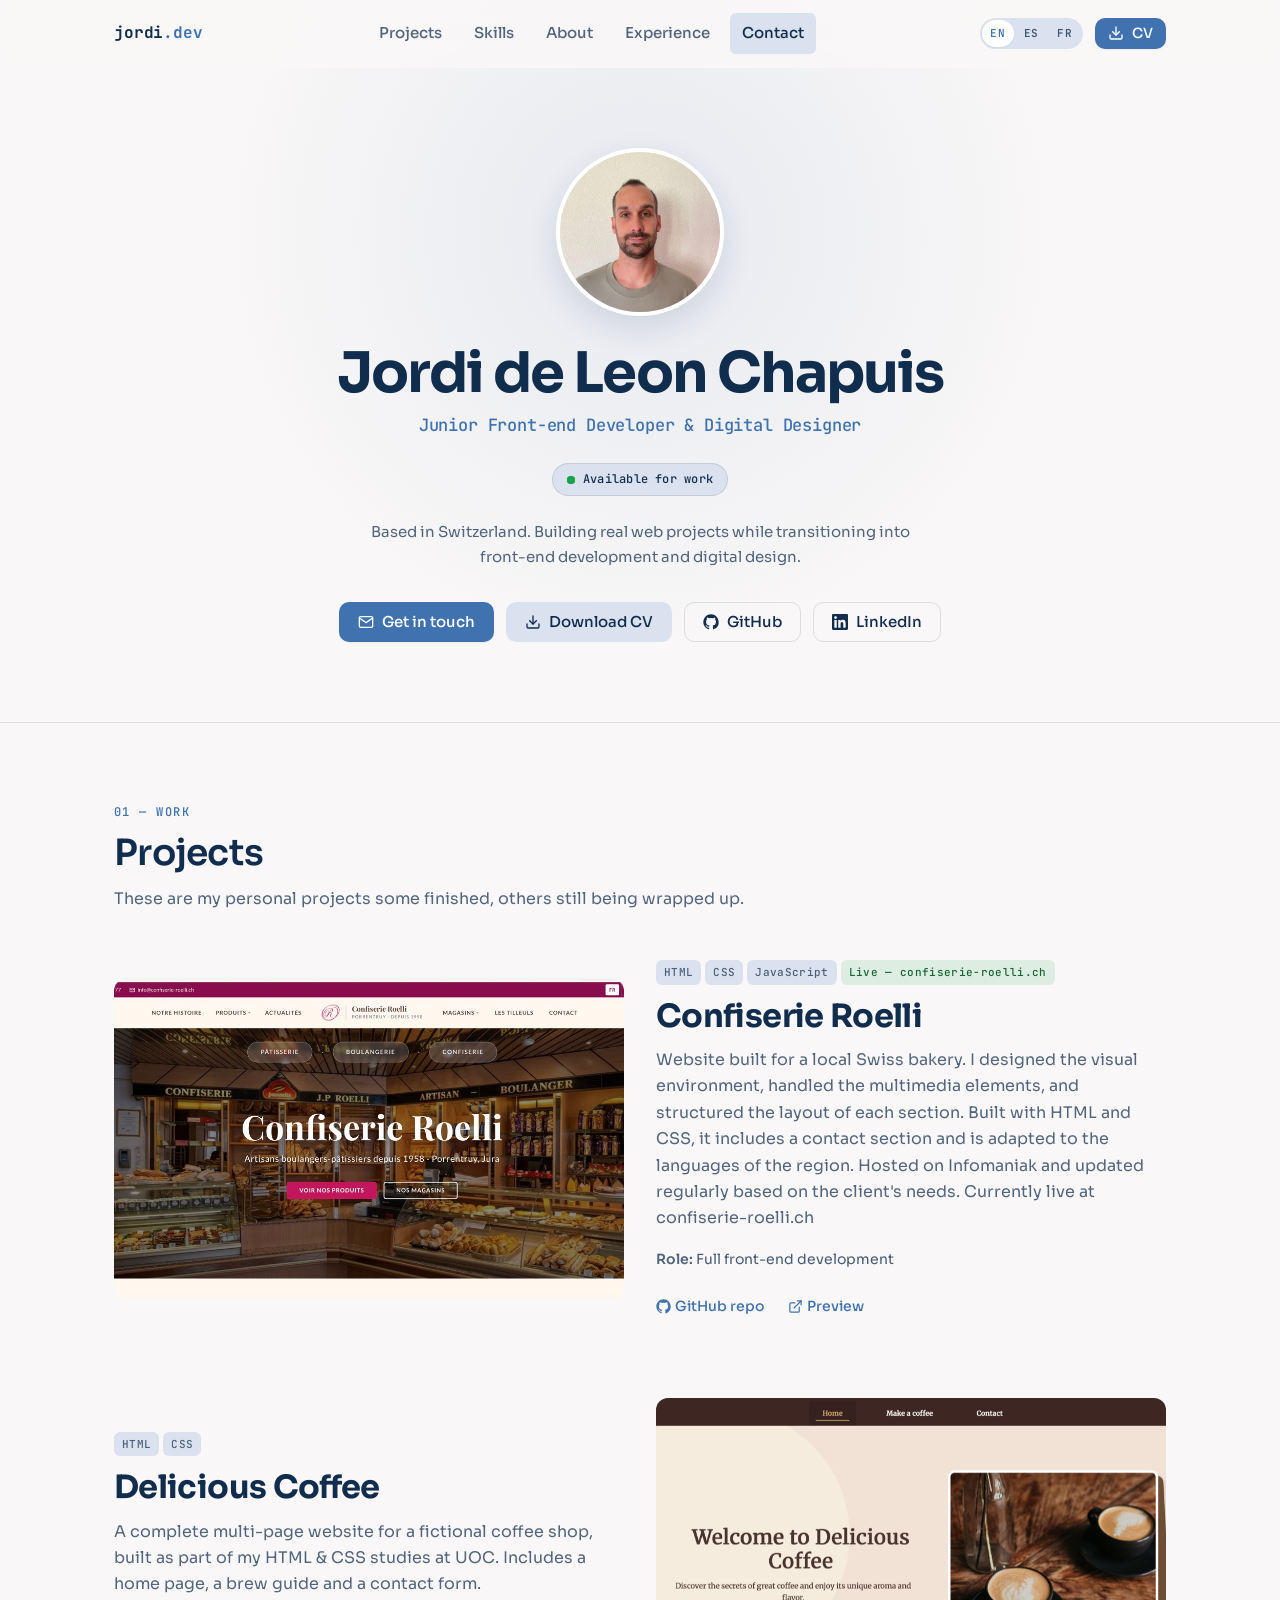
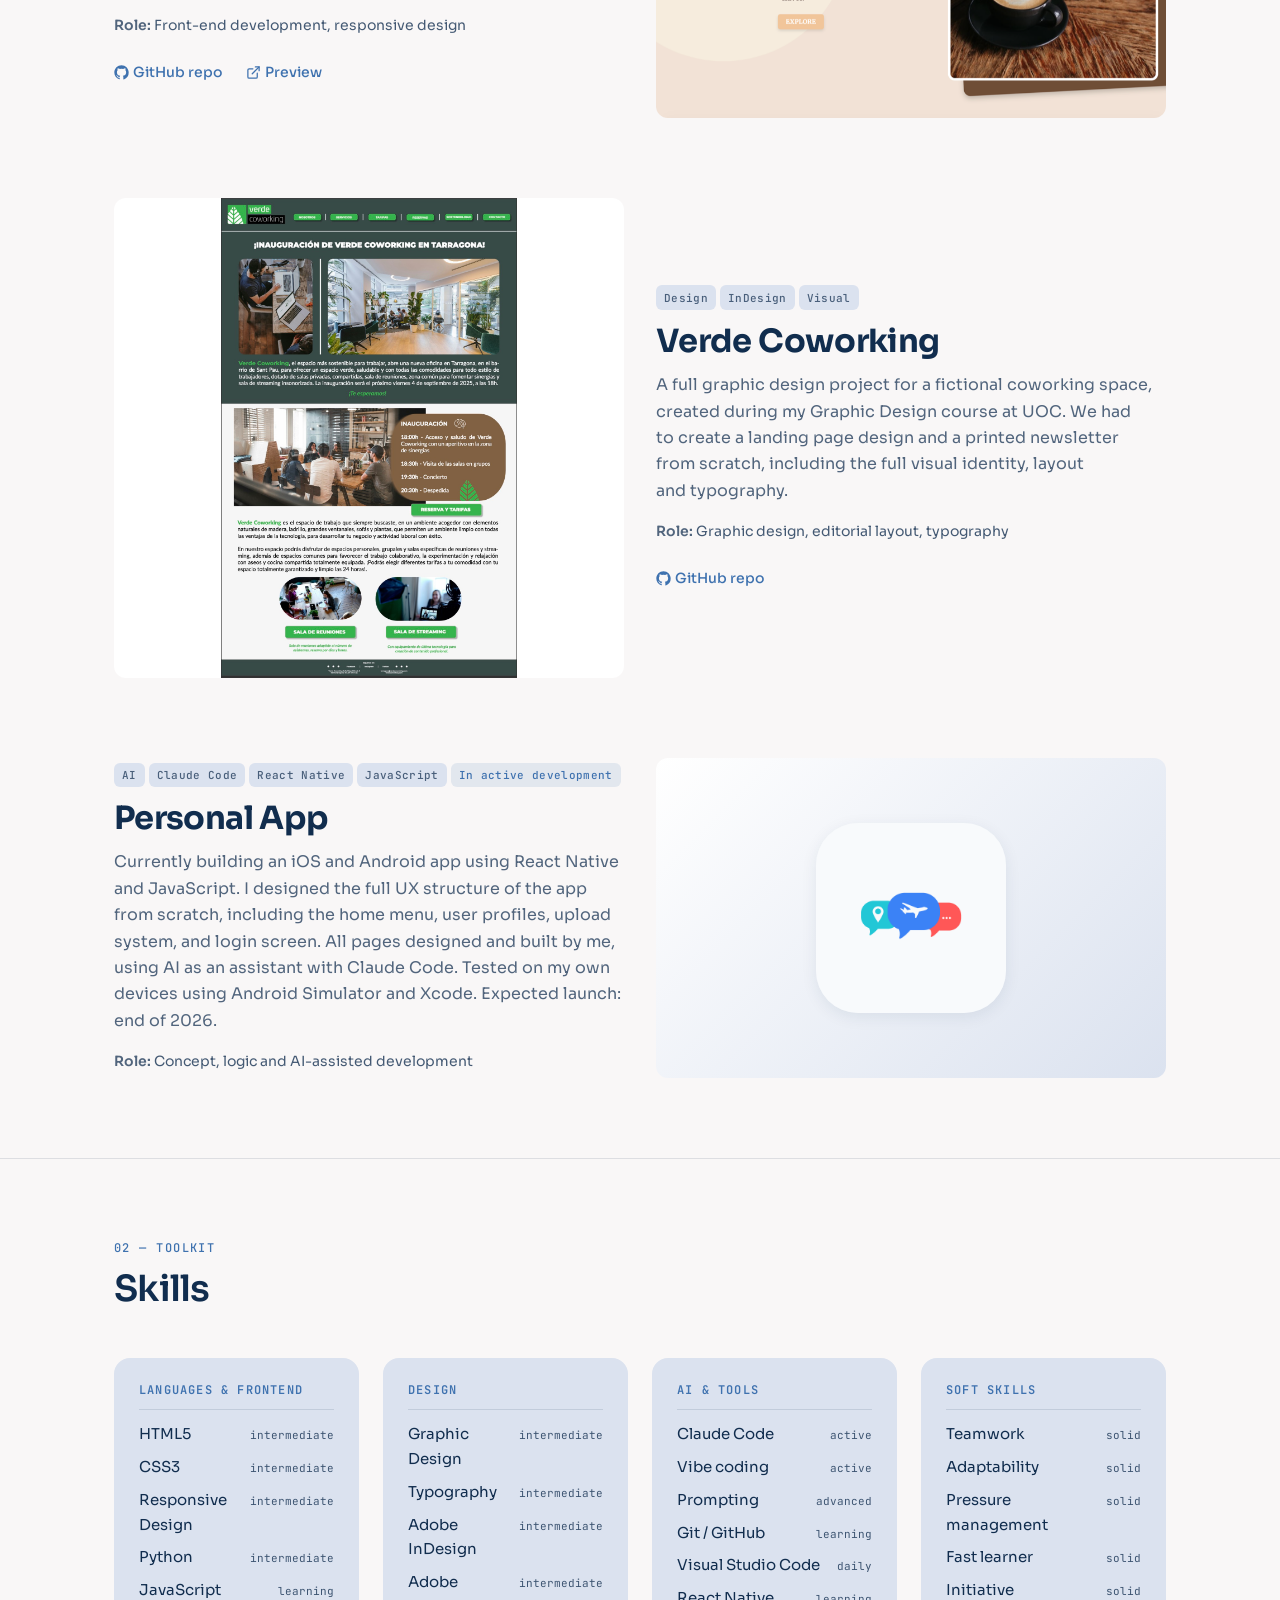
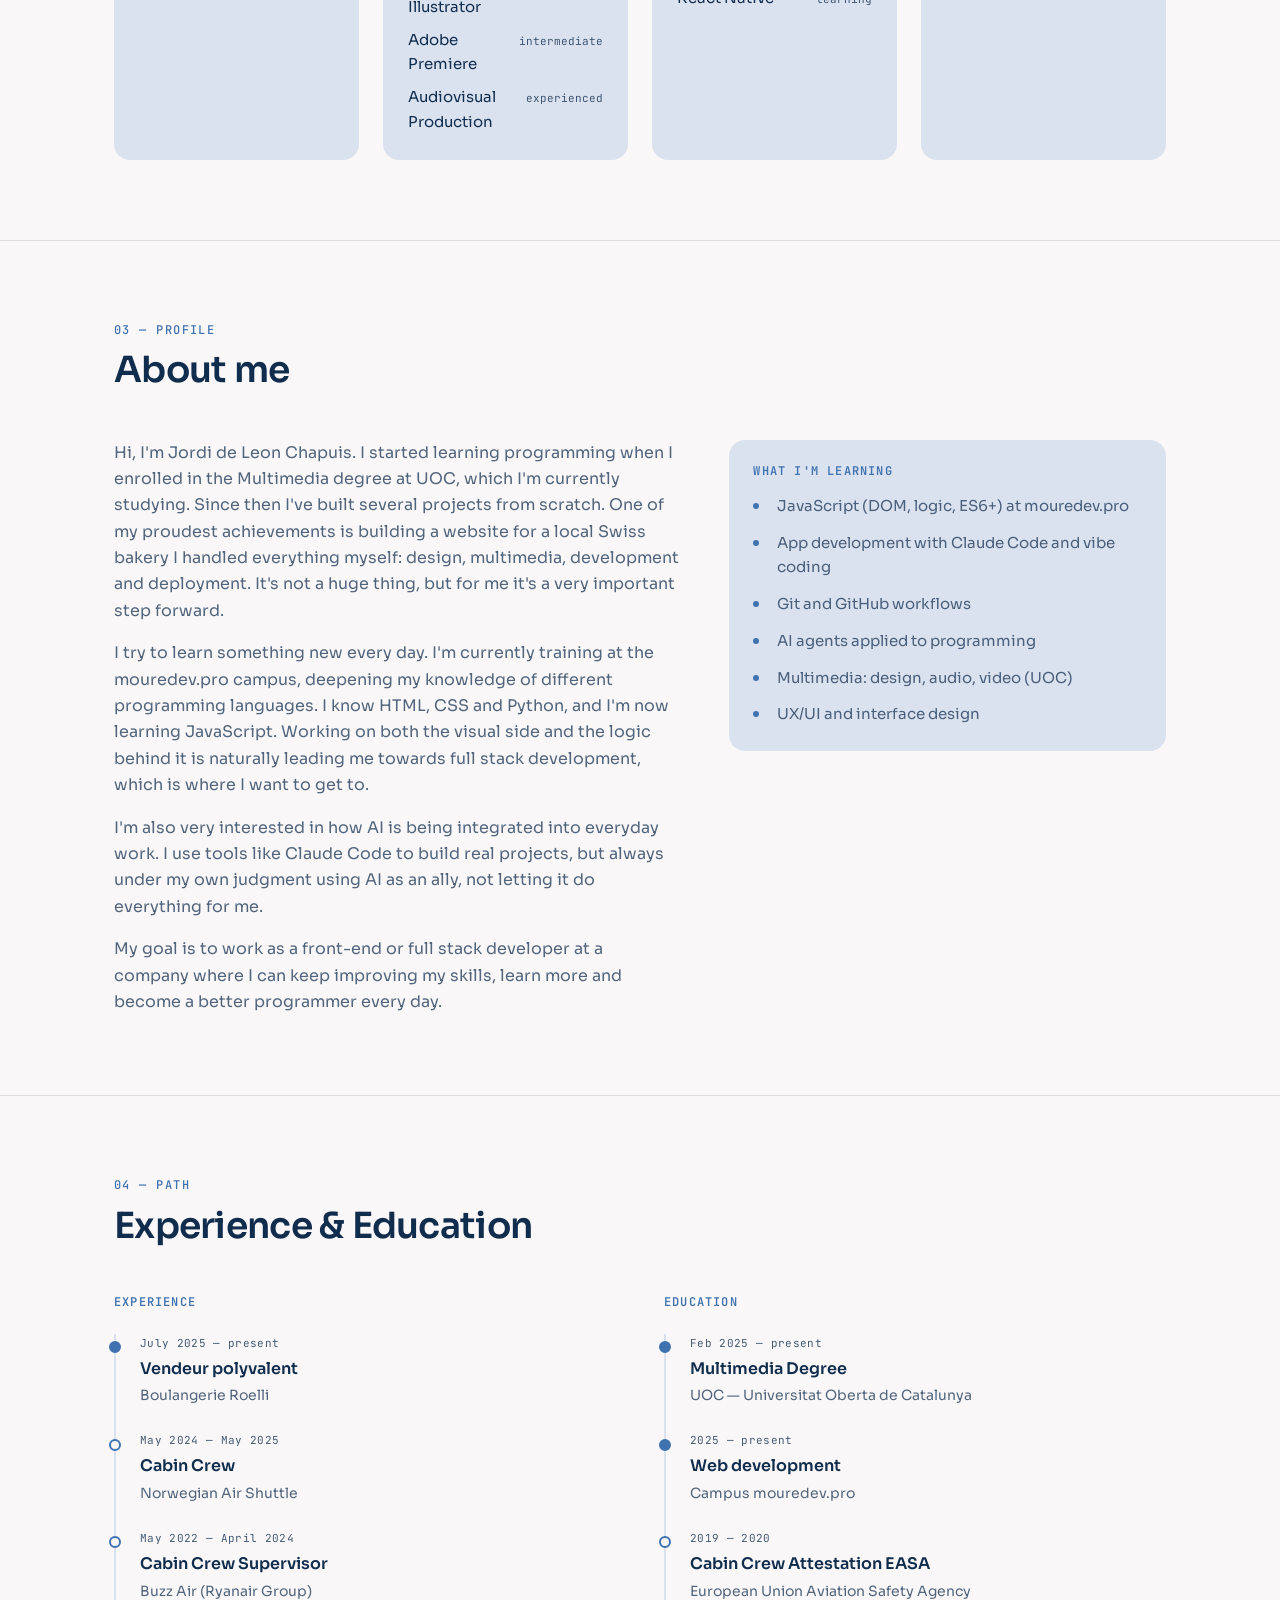
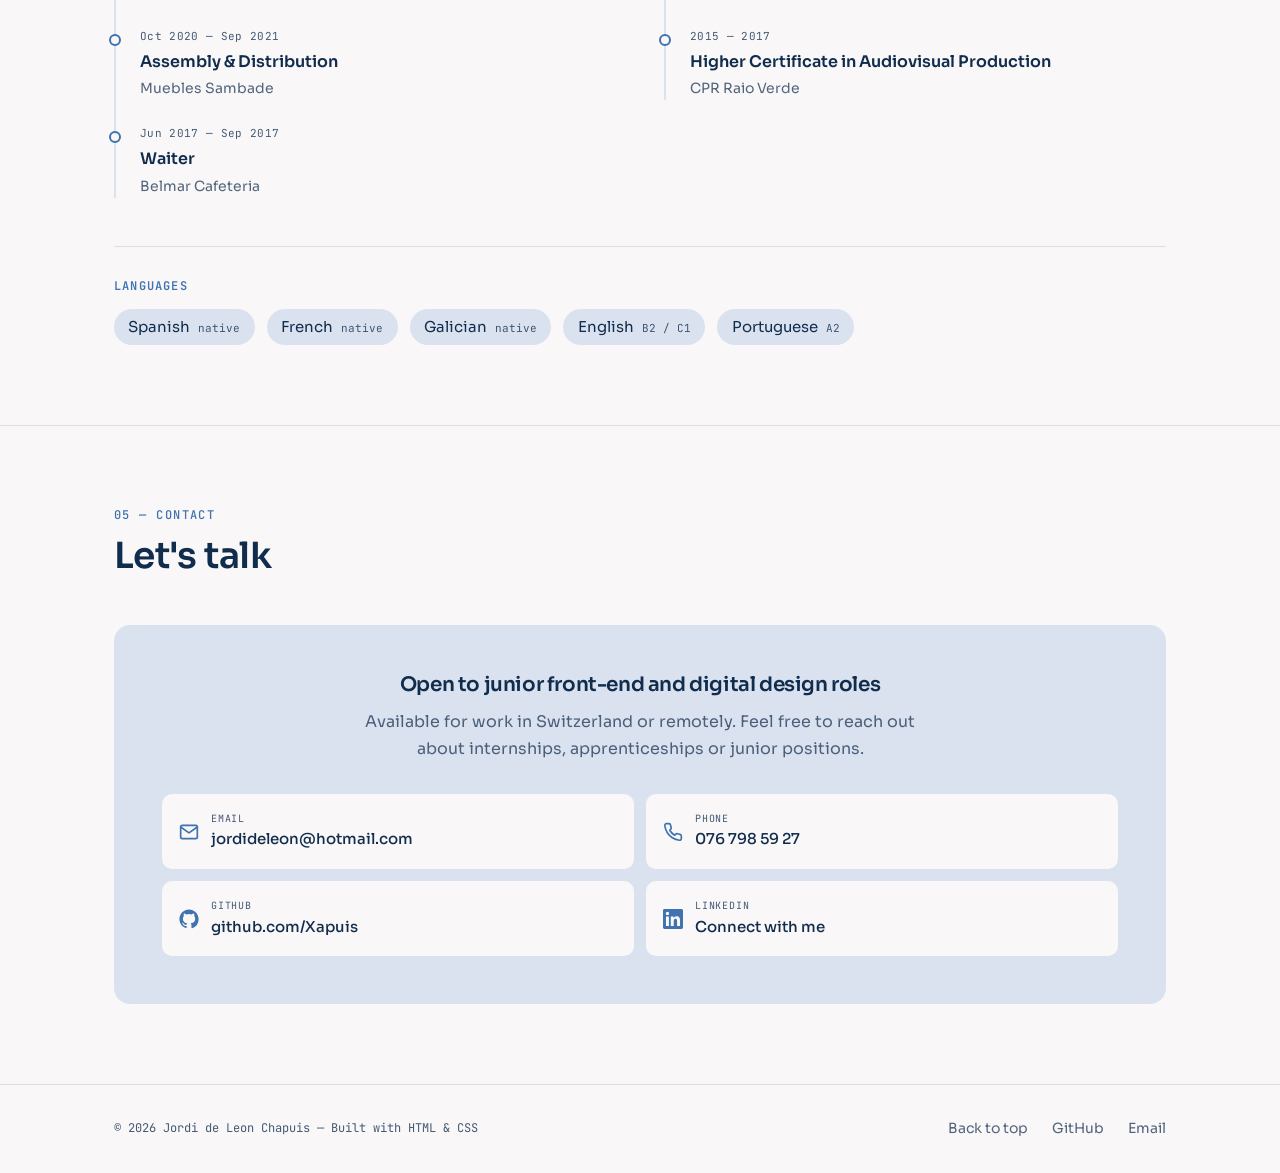
<file: index.html>
<!DOCTYPE html>
<html lang="en">
<head>
  <meta charset="UTF-8">
  <meta name="viewport" content="width=device-width, initial-scale=1.0">
  <title>Jordi de Leon Chapuis — Junior Front-end Developer &amp; Digital Designer</title>

  <meta name="description" content="Portfolio of Jordi de Leon Chapuis — Junior Front-end Developer and Digital Designer based in Switzerland.">
  <meta name="author" content="Jordi de Leon Chapuis">
  <meta property="og:type" content="website">
  <meta property="og:title" content="Jordi de Leon Chapuis — Portfolio">
  <meta property="og:description" content="Junior Front-end Developer and Digital Designer based in Switzerland.">
  <meta property="og:image" content="https://xapuis.github.io/images/screenshot_web2.jpg">
  <meta property="og:url" content="https://xapuis.github.io">
  <meta property="og:locale" content="en">
  <meta name="twitter:card" content="summary_large_image">
  <meta name="theme-color" content="#f9f7f7">

  <link rel="canonical" href="https://xapuis.github.io">
  <link rel="alternate" hreflang="en" href="https://xapuis.github.io/index.html">
  <link rel="alternate" hreflang="es" href="https://xapuis.github.io/index_es.html">
  <link rel="alternate" hreflang="fr" href="https://xapuis.github.io/index_fr.html">
  <link rel="alternate" hreflang="x-default" href="https://xapuis.github.io/index.html">

  <link rel="preconnect" href="https://fonts.googleapis.com">
  <link rel="preconnect" href="https://fonts.gstatic.com" crossorigin>
  <link href="https://fonts.googleapis.com/css2?family=JetBrains+Mono:wght@400;500;600;700&family=Sora:wght@400;500;600;700&display=swap" rel="stylesheet">

  <link rel="stylesheet" href="style.css">
</head>
<body>

  <a class="skip-link" href="#main">Skip to content</a>

  <!-- ====================== NAV ====================== -->
  <header class="nav" id="nav">
    <div class="container nav__inner">
      <a class="nav__logo" href="#top" aria-label="jordi.dev — home">jordi<span>.dev</span></a>

      <nav class="nav__menu" id="nav-menu" aria-label="Main">
        <a class="nav__link" href="#projects">Projects</a>
        <a class="nav__link" href="#skills">Skills</a>
        <a class="nav__link" href="#about">About</a>
        <a class="nav__link" href="#experience">Experience</a>
        <a class="nav__link" href="#contact">Contact</a>
        <a class="btn btn--primary btn--sm btn--cv-mobile" href="CV%20Programmer%202027.pdf?v=2027-09" target="_blank" rel="noopener">Download CV</a>
      </nav>

      <div class="nav__actions">
        <div class="lang" role="group" aria-label="Language">
          <a class="lang__item" href="index.html" aria-current="true" hreflang="en">EN</a>
          <a class="lang__item" href="index_es.html" hreflang="es">ES</a>
          <a class="lang__item" href="index_fr.html" hreflang="fr">FR</a>
        </div>

        <a class="btn btn--primary btn--sm btn--cv" href="CV%20Programmer%202027.pdf?v=2027-09" target="_blank" rel="noopener">
          <svg class="icon" viewBox="0 0 24 24" fill="none" stroke="currentColor" stroke-width="2" stroke-linecap="round" stroke-linejoin="round" aria-hidden="true"><path d="M21 15v4a2 2 0 0 1-2 2H5a2 2 0 0 1-2-2v-4"></path><polyline points="7 10 12 15 17 10"></polyline><line x1="12" y1="15" x2="12" y2="3"></line></svg>
          CV
        </a>

        <button class="nav__toggle" id="nav-toggle" type="button" aria-label="Open menu" aria-expanded="false" aria-controls="nav-menu">
          <span></span><span></span><span></span>
        </button>
      </div>
    </div>
  </header>

  <main id="main">
    <span id="top"></span>

    <!-- ====================== HERO ====================== -->
    <section class="hero">
      <div class="container hero__inner reveal">
        <img class="hero__photo" src="images/cv.picture.jpg" alt="Portrait of Jordi de Leon Chapuis" width="168" height="168">

        <div>
          <h1 class="hero__name">Jordi de Leon Chapuis</h1>
          <p class="hero__role">Junior Front-end Developer &amp; Digital Designer</p>
        </div>

        <span class="badge">
          <span class="badge__dot" aria-hidden="true"></span>
          Available for work
        </span>

        <p class="hero__location">
          Based in Switzerland. Building real web projects while transitioning
          into front-end development and digital design.
        </p>

        <div class="hero__actions">
          <a class="btn btn--primary" href="#contact">
            <svg class="icon" viewBox="0 0 24 24" fill="none" stroke="currentColor" stroke-width="2" stroke-linecap="round" stroke-linejoin="round" aria-hidden="true"><path d="M4 4h16c1.1 0 2 .9 2 2v12c0 1.1-.9 2-2 2H4c-1.1 0-2-.9-2-2V6c0-1.1.9-2 2-2z"></path><polyline points="22,6 12,13 2,6"></polyline></svg>
            Get in touch
          </a>

          <a class="btn btn--secondary" href="CV%20Programmer%202027.pdf?v=2027-09" target="_blank" rel="noopener">
            <svg class="icon" viewBox="0 0 24 24" fill="none" stroke="currentColor" stroke-width="2" stroke-linecap="round" stroke-linejoin="round" aria-hidden="true"><path d="M21 15v4a2 2 0 0 1-2 2H5a2 2 0 0 1-2-2v-4"></path><polyline points="7 10 12 15 17 10"></polyline><line x1="12" y1="15" x2="12" y2="3"></line></svg>
            Download CV
          </a>

          <a class="btn btn--ghost" href="https://github.com/Xapuis" target="_blank" rel="noopener">
            <svg class="icon" viewBox="0 0 24 24" fill="currentColor" aria-hidden="true"><path d="M12 .5C5.73.5.5 5.73.5 12c0 5.08 3.29 9.38 7.86 10.9.58.1.79-.25.79-.56v-2c-3.2.7-3.88-1.37-3.88-1.37-.53-1.34-1.29-1.7-1.29-1.7-1.05-.72.08-.7.08-.7 1.16.08 1.77 1.2 1.77 1.2 1.03 1.77 2.7 1.26 3.36.96.1-.75.4-1.26.73-1.55-2.56-.29-5.25-1.28-5.25-5.7 0-1.26.45-2.29 1.19-3.1-.12-.29-.52-1.46.11-3.05 0 0 .97-.31 3.18 1.18a11 11 0 0 1 5.8 0c2.2-1.49 3.17-1.18 3.17-1.18.63 1.59.23 2.76.12 3.05.74.81 1.18 1.84 1.18 3.1 0 4.43-2.69 5.4-5.26 5.69.41.36.78 1.06.78 2.14v3.17c0 .31.21.67.8.56A11.51 11.51 0 0 0 23.5 12C23.5 5.73 18.27.5 12 .5z"></path></svg>
            GitHub
          </a>

          <a class="btn btn--ghost" href="https://www.linkedin.com/in/jordi-de-leon-chapuis-488936340/" target="_blank" rel="noopener">
            <svg class="icon" viewBox="0 0 24 24" fill="currentColor" aria-hidden="true"><path d="M20.45 20.45h-3.56v-5.57c0-1.33-.03-3.04-1.85-3.04-1.85 0-2.14 1.45-2.14 2.94v5.67H9.35V9h3.41v1.56h.05a3.74 3.74 0 0 1 3.37-1.85c3.6 0 4.27 2.37 4.27 5.46v6.28zM5.34 7.43a2.07 2.07 0 1 1 0-4.14 2.07 2.07 0 0 1 0 4.14zm1.78 13.02H3.55V9h3.57v11.45zM22.22 0H1.77C.79 0 0 .77 0 1.73v20.54C0 23.22.79 24 1.77 24h20.45c.98 0 1.78-.78 1.78-1.73V1.73C24 .77 23.2 0 22.22 0z"></path></svg>
            LinkedIn
          </a>
        </div>
      </div>
    </section>

    <!-- ====================== PROJECTS ====================== -->
    <section class="section" id="projects">
      <div class="container">
        <header class="section__header reveal">
          <span class="section__label">01 — Work</span>
          <h2>Projects</h2>
          <p class="section__intro">
            These are my personal projects  some finished, others still being
            wrapped up.
          </p>
        </header>

        <div class="projects reveal-stagger">

          <!-- Confiserie Roelli -->
          <article class="project">
            <div class="project__media">
              <img class="project__shot" src="images/screenshot_web2.jpg" alt="Screenshot of the Confiserie Roelli website" loading="lazy">
            </div>
            <div class="project__body">
              <div class="tags">
                <span class="tag">HTML</span>
                <span class="tag">CSS</span>
                <span class="tag">JavaScript</span>
                <span class="tag tag--client">Live — confiserie-roelli.ch</span>
              </div>
              <h3 class="project__title">Confiserie Roelli</h3>
              <p class="project__desc">
                Website built for a local Swiss bakery. I designed the visual
                environment, handled the multimedia elements, and structured the
                layout of each section. Built with HTML and CSS, it includes a
                contact section and is adapted to the languages of the region.
                Hosted on Infomaniak and updated regularly based on the client's
                needs. Currently live at confiserie-roelli.ch
              </p>
              <p class="project__role"><strong>Role:</strong> Full front-end development</p>
              <div class="project__links">
                <a class="project__link" href="https://github.com/Xapuis/Confiserie-Roelli" target="_blank" rel="noopener">
                  <svg class="icon" viewBox="0 0 24 24" fill="currentColor" aria-hidden="true"><path d="M12 .5C5.73.5.5 5.73.5 12c0 5.08 3.29 9.38 7.86 10.9.58.1.79-.25.79-.56v-2c-3.2.7-3.88-1.37-3.88-1.37-.53-1.34-1.29-1.7-1.29-1.7-1.05-.72.08-.7.08-.7 1.16.08 1.77 1.2 1.77 1.2 1.03 1.77 2.7 1.26 3.36.96.1-.75.4-1.26.73-1.55-2.56-.29-5.25-1.28-5.25-5.7 0-1.26.45-2.29 1.19-3.1-.12-.29-.52-1.46.11-3.05 0 0 .97-.31 3.18 1.18a11 11 0 0 1 5.8 0c2.2-1.49 3.17-1.18 3.17-1.18.63 1.59.23 2.76.12 3.05.74.81 1.18 1.84 1.18 3.1 0 4.43-2.69 5.4-5.26 5.69.41.36.78 1.06.78 2.14v3.17c0 .31.21.67.8.56A11.51 11.51 0 0 0 23.5 12C23.5 5.73 18.27.5 12 .5z"></path></svg>
                  GitHub repo
                </a>
                <a class="project__link" href="https://confiserie-roelli.ch" target="_blank" rel="noopener">
                  <svg class="icon" viewBox="0 0 24 24" fill="none" stroke="currentColor" stroke-width="2" stroke-linecap="round" stroke-linejoin="round" aria-hidden="true"><path d="M18 13v6a2 2 0 0 1-2 2H5a2 2 0 0 1-2-2V8a2 2 0 0 1 2-2h6"></path><polyline points="15 3 21 3 21 9"></polyline><line x1="10" y1="14" x2="21" y2="3"></line></svg>
                  Preview
                </a>
              </div>
            </div>
          </article>

          <!-- Delicious Coffee -->
          <article class="project">
            <div class="project__media">
              <img class="project__shot" src="images/screenshot_CoffeWeb.jpg" alt="Screenshot of the Delicious Coffee website" loading="lazy">
            </div>
            <div class="project__body">
              <div class="tags">
                <span class="tag">HTML</span>
                <span class="tag">CSS</span>
              </div>
              <h3 class="project__title">Delicious Coffee</h3>
              <p class="project__desc">
                A complete multi-page website for a fictional coffee shop, built as part of my HTML &amp; CSS studies at UOC. Includes a home page, a brew guide and a contact form.
              </p>
              <p class="project__role"><strong>Role:</strong> Front-end development, responsive design</p>
              <div class="project__links">
                <a class="project__link" href="https://github.com/Xapuis/proyect-html-css" target="_blank" rel="noopener">
                  <svg class="icon" viewBox="0 0 24 24" fill="currentColor" aria-hidden="true"><path d="M12 .5C5.73.5.5 5.73.5 12c0 5.08 3.29 9.38 7.86 10.9.58.1.79-.25.79-.56v-2c-3.2.7-3.88-1.37-3.88-1.37-.53-1.34-1.29-1.7-1.29-1.7-1.05-.72.08-.7.08-.7 1.16.08 1.77 1.2 1.77 1.2 1.03 1.77 2.7 1.26 3.36.96.1-.75.4-1.26.73-1.55-2.56-.29-5.25-1.28-5.25-5.7 0-1.26.45-2.29 1.19-3.1-.12-.29-.52-1.46.11-3.05 0 0 .97-.31 3.18 1.18a11 11 0 0 1 5.8 0c2.2-1.49 3.17-1.18 3.17-1.18.63 1.59.23 2.76.12 3.05.74.81 1.18 1.84 1.18 3.1 0 4.43-2.69 5.4-5.26 5.69.41.36.78 1.06.78 2.14v3.17c0 .31.21.67.8.56A11.51 11.51 0 0 0 23.5 12C23.5 5.73 18.27.5 12 .5z"></path></svg>
                  GitHub repo
                </a>
                <a class="project__link" href="https://xapuis.github.io/Proyect-html-css" target="_blank" rel="noopener">
                  <svg class="icon" viewBox="0 0 24 24" fill="none" stroke="currentColor" stroke-width="2" stroke-linecap="round" stroke-linejoin="round" aria-hidden="true"><path d="M18 13v6a2 2 0 0 1-2 2H5a2 2 0 0 1-2-2V8a2 2 0 0 1 2-2h6"></path><polyline points="15 3 21 3 21 9"></polyline><line x1="10" y1="14" x2="21" y2="3"></line></svg>
                  Preview
                </a>
              </div>
            </div>
          </article>

          <!-- Verde Coworking -->
          <article class="project">
            <div class="project__media project__media--tall">
              <img class="project__shot project__shot--contain" src="images/screnshoot_graphicdesign.jpg" alt="Graphic design layout for Verde Coworking" loading="lazy">
            </div>
            <div class="project__body">
              <div class="tags">
                <span class="tag">Design</span>
                <span class="tag">InDesign</span>
                <span class="tag">Visual</span>
              </div>
              <h3 class="project__title">Verde Coworking</h3>
              <p class="project__desc">
                A full graphic design project for a fictional coworking space, created during my Graphic Design course at UOC. We had to create a landing page design and a printed newsletter from scratch, including the full visual identity, layout and typography.
              </p>
              <p class="project__role"><strong>Role:</strong> Graphic design, editorial layout, typography</p>
              <div class="project__links">
                <a class="project__link" href="https://github.com/Xapuis/proyect-graphic-design" target="_blank" rel="noopener">
                  <svg class="icon" viewBox="0 0 24 24" fill="currentColor" aria-hidden="true"><path d="M12 .5C5.73.5.5 5.73.5 12c0 5.08 3.29 9.38 7.86 10.9.58.1.79-.25.79-.56v-2c-3.2.7-3.88-1.37-3.88-1.37-.53-1.34-1.29-1.7-1.29-1.7-1.05-.72.08-.7.08-.7 1.16.08 1.77 1.2 1.77 1.2 1.03 1.77 2.7 1.26 3.36.96.1-.75.4-1.26.73-1.55-2.56-.29-5.25-1.28-5.25-5.7 0-1.26.45-2.29 1.19-3.1-.12-.29-.52-1.46.11-3.05 0 0 .97-.31 3.18 1.18a11 11 0 0 1 5.8 0c2.2-1.49 3.17-1.18 3.17-1.18.63 1.59.23 2.76.12 3.05.74.81 1.18 1.84 1.18 3.1 0 4.43-2.69 5.4-5.26 5.69.41.36.78 1.06.78 2.14v3.17c0 .31.21.67.8.56A11.51 11.51 0 0 0 23.5 12C23.5 5.73 18.27.5 12 .5z"></path></svg>
                  GitHub repo
                </a>
              </div>
            </div>
          </article>

          <!-- App Personal -->
          <article class="project">
            <div class="project__media project__media--placeholder">
              <img class="project__appicon" src="images/app.png" alt="Personal app icon" width="2000" height="2000" loading="lazy">
            </div>
            <div class="project__body">
              <div class="tags">
                <span class="tag">AI</span>
                <span class="tag">Claude Code</span>
                <span class="tag">React Native</span>
                <span class="tag">JavaScript</span>
                <span class="tag tag--status">In active development</span>
              </div>
              <h3 class="project__title">Personal App</h3>
              <p class="project__desc">
                Currently building an iOS and Android app using React Native and
                JavaScript. I designed the full UX structure of the app from
                scratch, including the home menu, user profiles, upload system,
                and login screen. All pages designed and built by me, using AI as
                an assistant with Claude Code. Tested on my own devices using
                Android Simulator and Xcode. Expected launch: end of 2026.
              </p>
              <p class="project__role"><strong>Role:</strong> Concept, logic and AI-assisted development</p>
            </div>
          </article>

        </div>
      </div>
    </section>

    <!-- ====================== SKILLS ====================== -->
    <section class="section" id="skills">
      <div class="container">
        <header class="section__header reveal">
          <span class="section__label">02 — Toolkit</span>
          <h2>Skills</h2>
        </header>

        <div class="skills reveal-stagger">

          <div class="skill-group">
            <h3 class="skill-group__title">Languages &amp; Frontend</h3>
            <ul class="skill-list">
              <li class="skill"><span>HTML5</span><span class="skill__level">intermediate</span></li>
              <li class="skill"><span>CSS3</span><span class="skill__level">intermediate</span></li>
              <li class="skill"><span>Responsive Design</span><span class="skill__level">intermediate</span></li>
              <li class="skill"><span>Python</span><span class="skill__level">intermediate</span></li>
              <li class="skill"><span>JavaScript</span><span class="skill__level">learning</span></li>
            </ul>
          </div>

          <div class="skill-group">
            <h3 class="skill-group__title">Design</h3>
            <ul class="skill-list">
              <li class="skill"><span>Graphic Design</span><span class="skill__level">intermediate</span></li>
              <li class="skill"><span>Typography</span><span class="skill__level">intermediate</span></li>
              <li class="skill"><span>Adobe InDesign</span><span class="skill__level">intermediate</span></li>
              <li class="skill"><span>Adobe Illustrator</span><span class="skill__level">intermediate</span></li>
              <li class="skill"><span>Adobe Premiere</span><span class="skill__level">intermediate</span></li>
              <li class="skill"><span>Audiovisual Production</span><span class="skill__level">experienced</span></li>
            </ul>
          </div>

          <div class="skill-group">
            <h3 class="skill-group__title">AI &amp; Tools</h3>
            <ul class="skill-list">
              <li class="skill"><span>Claude Code</span><span class="skill__level">active</span></li>
              <li class="skill"><span>Vibe coding</span><span class="skill__level">active</span></li>
              <li class="skill"><span>Prompting</span><span class="skill__level">advanced</span></li>
              <li class="skill"><span>Git / GitHub</span><span class="skill__level">learning</span></li>
              <li class="skill"><span>Visual Studio Code</span><span class="skill__level">daily</span></li>
              <li class="skill"><span>React Native</span><span class="skill__level">learning</span></li>
            </ul>
          </div>

          <div class="skill-group">
            <h3 class="skill-group__title">Soft Skills</h3>
            <ul class="skill-list">
              <li class="skill"><span>Teamwork</span><span class="skill__level">solid</span></li>
              <li class="skill"><span>Adaptability</span><span class="skill__level">solid</span></li>
              <li class="skill"><span>Pressure management</span><span class="skill__level">solid</span></li>
              <li class="skill"><span>Fast learner</span><span class="skill__level">solid</span></li>
              <li class="skill"><span>Initiative</span><span class="skill__level">solid</span></li>
            </ul>
          </div>

        </div>
      </div>
    </section>

    <!-- ====================== ABOUT ====================== -->
    <section class="section" id="about">
      <div class="container">
        <header class="section__header reveal">
          <span class="section__label">03 — Profile</span>
          <h2>About me</h2>
        </header>

        <div class="about reveal">
          <div class="about__text">
            <p>
              Hi, I'm Jordi de Leon Chapuis. I started learning programming when
              I enrolled in the Multimedia degree at UOC, which I'm currently
              studying. Since then I've built several projects from scratch. One
              of my proudest achievements is building a website for a local Swiss
              bakery I handled everything myself: design, multimedia,
              development and deployment. It's not a huge thing, but for me it's
              a very important step forward.
            </p>
            <p>
              I try to learn something new every day. I'm currently training at
              the mouredev.pro campus, deepening my knowledge of different
              programming languages. I know HTML, CSS and Python, and I'm now
              learning JavaScript. Working on both the visual side and the logic
              behind it is naturally leading me towards full stack development,
              which is where I want to get to.
            </p>
            <p>
              I'm also very interested in how AI is being integrated into
              everyday work. I use tools like Claude Code to build real projects,
              but always under my own judgment using AI as an ally, not letting
              it do everything for me.
            </p>
            <p>
              My goal is to work as a front-end or full stack developer at a
              company where I can keep improving my skills, learn more and become
              a better programmer every day.
            </p>
          </div>

          <aside class="about__card">
            <h3 class="about__card-title">What I'm learning</h3>
            <ul class="learning-list">
              <li>JavaScript (DOM, logic, ES6+) at mouredev.pro</li>
              <li>App development with Claude Code and vibe coding</li>
              <li>Git and GitHub workflows</li>
              <li>AI agents applied to programming</li>
              <li>Multimedia: design, audio, video (UOC)</li>
              <li>UX/UI and interface design</li>
            </ul>
          </aside>
        </div>
      </div>
    </section>

    <!-- ====================== EXPERIENCE & EDUCATION ====================== -->
    <section class="section" id="experience">
      <div class="container">
        <header class="section__header reveal">
          <span class="section__label">04 — Path</span>
          <h2>Experience &amp; Education</h2>
        </header>

        <div class="timelines reveal">

          <div class="timeline">
            <h3 class="timeline__title">Experience</h3>
            <ul class="timeline__list">
              <li class="timeline__item timeline__item--current">
                <span class="timeline__date">July 2025 — present</span>
                <p class="timeline__role">Vendeur polyvalent</p>
                <p class="timeline__org">Boulangerie Roelli</p>
              </li>
              <li class="timeline__item">
                <span class="timeline__date">May 2024 — May 2025</span>
                <p class="timeline__role">Cabin Crew</p>
                <p class="timeline__org">Norwegian Air Shuttle</p>
              </li>
              <li class="timeline__item">
                <span class="timeline__date">May 2022 — April 2024</span>
                <p class="timeline__role">Cabin Crew Supervisor</p>
                <p class="timeline__org">Buzz Air (Ryanair Group)</p>
              </li>
              <li class="timeline__item">
                <span class="timeline__date">Oct 2020 — Sep 2021</span>
                <p class="timeline__role">Assembly &amp; Distribution</p>
                <p class="timeline__org">Muebles Sambade</p>
              </li>
              <li class="timeline__item">
                <span class="timeline__date">Jun 2017 — Sep 2017</span>
                <p class="timeline__role">Waiter</p>
                <p class="timeline__org">Belmar Cafeteria</p>
              </li>
            </ul>
          </div>

          <div class="timeline">
            <h3 class="timeline__title">Education</h3>
            <ul class="timeline__list">
              <li class="timeline__item timeline__item--current">
                <span class="timeline__date">Feb 2025 — present</span>
                <p class="timeline__role">Multimedia Degree</p>
                <p class="timeline__org">UOC — Universitat Oberta de Catalunya</p>
              </li>
              <li class="timeline__item timeline__item--current">
                <span class="timeline__date">2025 — present</span>
                <p class="timeline__role">Web development</p>
                <p class="timeline__org">Campus mouredev.pro</p>
              </li>
              <li class="timeline__item">
                <span class="timeline__date">2019 — 2020</span>
                <p class="timeline__role">Cabin Crew Attestation EASA</p>
                <p class="timeline__org">European Union Aviation Safety Agency</p>
              </li>
              <li class="timeline__item">
                <span class="timeline__date">2015 — 2017</span>
                <p class="timeline__role">Higher Certificate in Audiovisual Production</p>
                <p class="timeline__org">CPR Raio Verde</p>
              </li>
            </ul>
          </div>

        </div>

        <div class="languages reveal">
          <h3 class="languages__title">Languages</h3>
          <ul class="languages__list">
            <li class="language">Spanish <span class="language__level">native</span></li>
            <li class="language">French <span class="language__level">native</span></li>
            <li class="language">Galician <span class="language__level">native</span></li>
            <li class="language">English <span class="language__level">B2 / C1</span></li>
            <li class="language">Portuguese <span class="language__level">A2</span></li>
          </ul>
        </div>
      </div>
    </section>

    <!-- ====================== CONTACT ====================== -->
    <section class="section" id="contact">
      <div class="container">
        <header class="section__header reveal">
          <span class="section__label">05 — Contact</span>
          <h2>Let's talk</h2>
        </header>

        <div class="contact-card reveal">
          <h3 class="contact-card__title">Open to junior front-end and digital design roles</h3>
          <p class="contact-card__text">
            Available for work in Switzerland or remotely. Feel free to reach out
            about internships, apprenticeships or junior positions.
          </p>

          <div class="contact-list">
            <a class="contact-item" href="mailto:jordideleon@hotmail.com">
              <svg class="icon" viewBox="0 0 24 24" fill="none" stroke="currentColor" stroke-width="2" stroke-linecap="round" stroke-linejoin="round" aria-hidden="true"><path d="M4 4h16c1.1 0 2 .9 2 2v12c0 1.1-.9 2-2 2H4c-1.1 0-2-.9-2-2V6c0-1.1.9-2 2-2z"></path><polyline points="22,6 12,13 2,6"></polyline></svg>
              <span>
                <span class="contact-item__label">Email</span>
                <span class="contact-item__value">jordideleon@hotmail.com</span>
              </span>
            </a>

            <a class="contact-item" href="tel:+41767985927">
              <svg class="icon" viewBox="0 0 24 24" fill="none" stroke="currentColor" stroke-width="2" stroke-linecap="round" stroke-linejoin="round" aria-hidden="true"><path d="M22 16.92v3a2 2 0 0 1-2.18 2 19.79 19.79 0 0 1-8.63-3.07 19.5 19.5 0 0 1-6-6 19.79 19.79 0 0 1-3.07-8.67A2 2 0 0 1 4.11 2h3a2 2 0 0 1 2 1.72c.13.96.36 1.9.68 2.81a2 2 0 0 1-.45 2.11L8.09 9.91a16 16 0 0 0 6 6l1.27-1.27a2 2 0 0 1 2.11-.45c.9.32 1.85.55 2.81.68A2 2 0 0 1 22 16.92z"></path></svg>
              <span>
                <span class="contact-item__label">Phone</span>
                <span class="contact-item__value">076 798 59 27</span>
              </span>
            </a>

            <a class="contact-item" href="https://github.com/Xapuis" target="_blank" rel="noopener">
              <svg class="icon" viewBox="0 0 24 24" fill="currentColor" aria-hidden="true"><path d="M12 .5C5.73.5.5 5.73.5 12c0 5.08 3.29 9.38 7.86 10.9.58.1.79-.25.79-.56v-2c-3.2.7-3.88-1.37-3.88-1.37-.53-1.34-1.29-1.7-1.29-1.7-1.05-.72.08-.7.08-.7 1.16.08 1.77 1.2 1.77 1.2 1.03 1.77 2.7 1.26 3.36.96.1-.75.4-1.26.73-1.55-2.56-.29-5.25-1.28-5.25-5.7 0-1.26.45-2.29 1.19-3.1-.12-.29-.52-1.46.11-3.05 0 0 .97-.31 3.18 1.18a11 11 0 0 1 5.8 0c2.2-1.49 3.17-1.18 3.17-1.18.63 1.59.23 2.76.12 3.05.74.81 1.18 1.84 1.18 3.1 0 4.43-2.69 5.4-5.26 5.69.41.36.78 1.06.78 2.14v3.17c0 .31.21.67.8.56A11.51 11.51 0 0 0 23.5 12C23.5 5.73 18.27.5 12 .5z"></path></svg>
              <span>
                <span class="contact-item__label">GitHub</span>
                <span class="contact-item__value">github.com/Xapuis</span>
              </span>
            </a>

            <a class="contact-item" href="https://www.linkedin.com/in/jordi-de-leon-chapuis-488936340/" target="_blank" rel="noopener">
              <svg class="icon" viewBox="0 0 24 24" fill="currentColor" aria-hidden="true"><path d="M20.45 20.45h-3.56v-5.57c0-1.33-.03-3.04-1.85-3.04-1.85 0-2.14 1.45-2.14 2.94v5.67H9.35V9h3.41v1.56h.05a3.74 3.74 0 0 1 3.37-1.85c3.6 0 4.27 2.37 4.27 5.46v6.28zM5.34 7.43a2.07 2.07 0 1 1 0-4.14 2.07 2.07 0 0 1 0 4.14zm1.78 13.02H3.55V9h3.57v11.45zM22.22 0H1.77C.79 0 0 .77 0 1.73v20.54C0 23.22.79 24 1.77 24h20.45c.98 0 1.78-.78 1.78-1.73V1.73C24 .77 23.2 0 22.22 0z"></path></svg>
              <span>
                <span class="contact-item__label">LinkedIn</span>
                <span class="contact-item__value">Connect with me</span>
              </span>
            </a>
          </div>
        </div>
      </div>
    </section>

  </main>

  <!-- ====================== FOOTER ====================== -->
  <footer class="footer">
    <div class="container footer__inner">
      <p class="footer__text">© <span id="year">2026</span> Jordi de Leon Chapuis — Built with HTML &amp; CSS</p>
      <nav class="footer__links" aria-label="Footer">
        <a href="#top">Back to top</a>
        <a href="https://github.com/Xapuis" target="_blank" rel="noopener">GitHub</a>
        <a href="mailto:jordideleon@hotmail.com">Email</a>
      </nav>
    </div>
  </footer>

  <script>
    (function () {
      "use strict";

      /* ---- Current year ---- */
      var yearEl = document.getElementById("year");
      if (yearEl) yearEl.textContent = new Date().getFullYear();

      /* ---- Nav shadow on scroll ---- */
      var nav = document.getElementById("nav");
      var onScroll = function () {
        nav.classList.toggle("is-scrolled", window.scrollY > 8);
      };
      onScroll();
      window.addEventListener("scroll", onScroll, { passive: true });

      /* ---- Mobile menu ---- */
      var toggle = document.getElementById("nav-toggle");
      var menu = document.getElementById("nav-menu");

      var closeMenu = function () {
        menu.classList.remove("is-open");
        toggle.setAttribute("aria-expanded", "false");
      };

      toggle.addEventListener("click", function () {
        var open = menu.classList.toggle("is-open");
        toggle.setAttribute("aria-expanded", String(open));
      });

      menu.addEventListener("click", function (e) {
        if (e.target.closest("a")) closeMenu();
      });

      document.addEventListener("keydown", function (e) {
        if (e.key === "Escape") closeMenu();
      });

      /* ---- Scroll reveal ---- */
      var revealables = document.querySelectorAll(".reveal, .reveal-stagger");

      if ("IntersectionObserver" in window) {
        var observer = new IntersectionObserver(
          function (entries) {
            entries.forEach(function (entry) {
              if (entry.isIntersecting) {
                entry.target.classList.add("is-visible");
                observer.unobserve(entry.target);
              }
            });
          },
          { threshold: 0.12, rootMargin: "0px 0px -60px 0px" }
        );
        revealables.forEach(function (el) {
          observer.observe(el);
        });
      } else {
        revealables.forEach(function (el) {
          el.classList.add("is-visible");
        });
      }

      /* ---- Active section in nav ---- */
      var sections = document.querySelectorAll("main section[id]");
      var navLinks = document.querySelectorAll(".nav__link");

      if ("IntersectionObserver" in window && sections.length) {
        var spy = new IntersectionObserver(
          function (entries) {
            entries.forEach(function (entry) {
              if (!entry.isIntersecting) return;
              var id = entry.target.getAttribute("id");
              navLinks.forEach(function (link) {
                link.classList.toggle(
                  "is-active",
                  link.getAttribute("href") === "#" + id
                );
              });
            });
          },
          { rootMargin: "-40% 0px -55% 0px" }
        );
        sections.forEach(function (s) {
          spy.observe(s);
        });
      }
    })();
  </script>

</body>
</html>
</file>
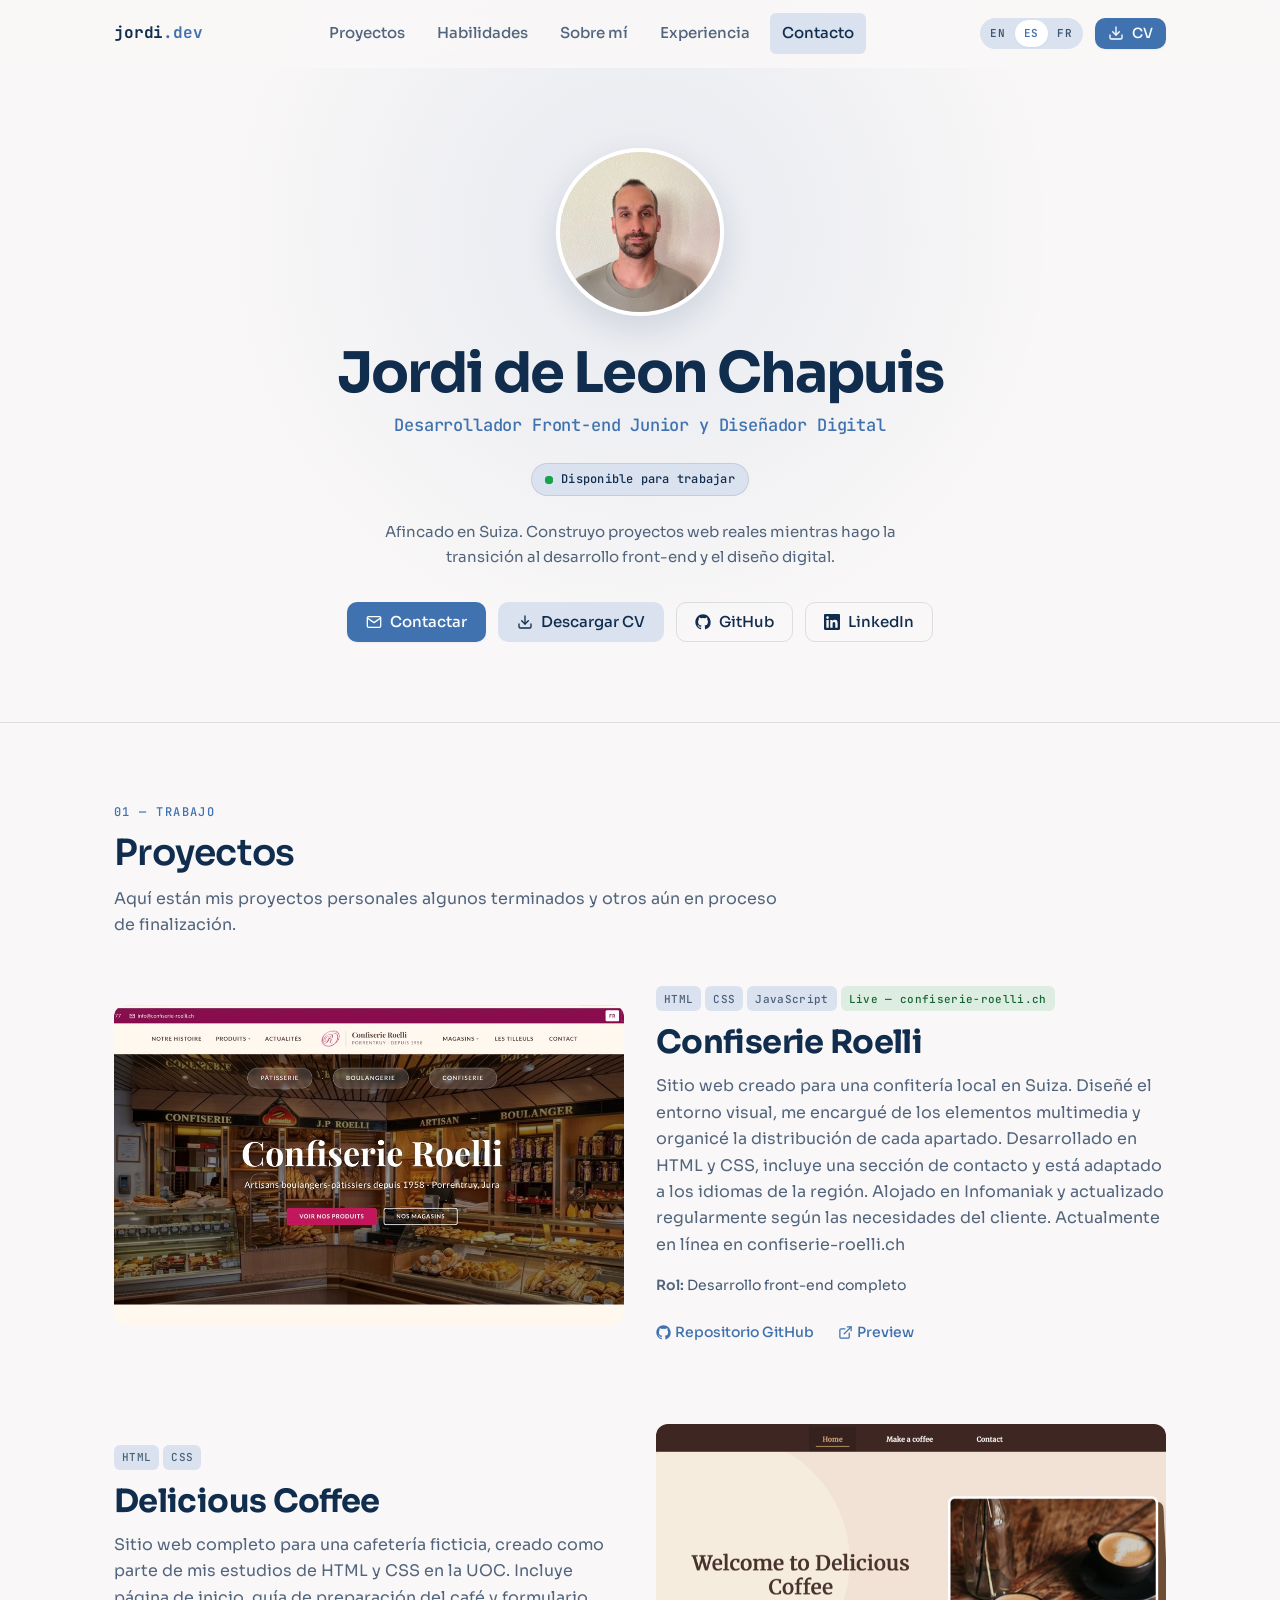
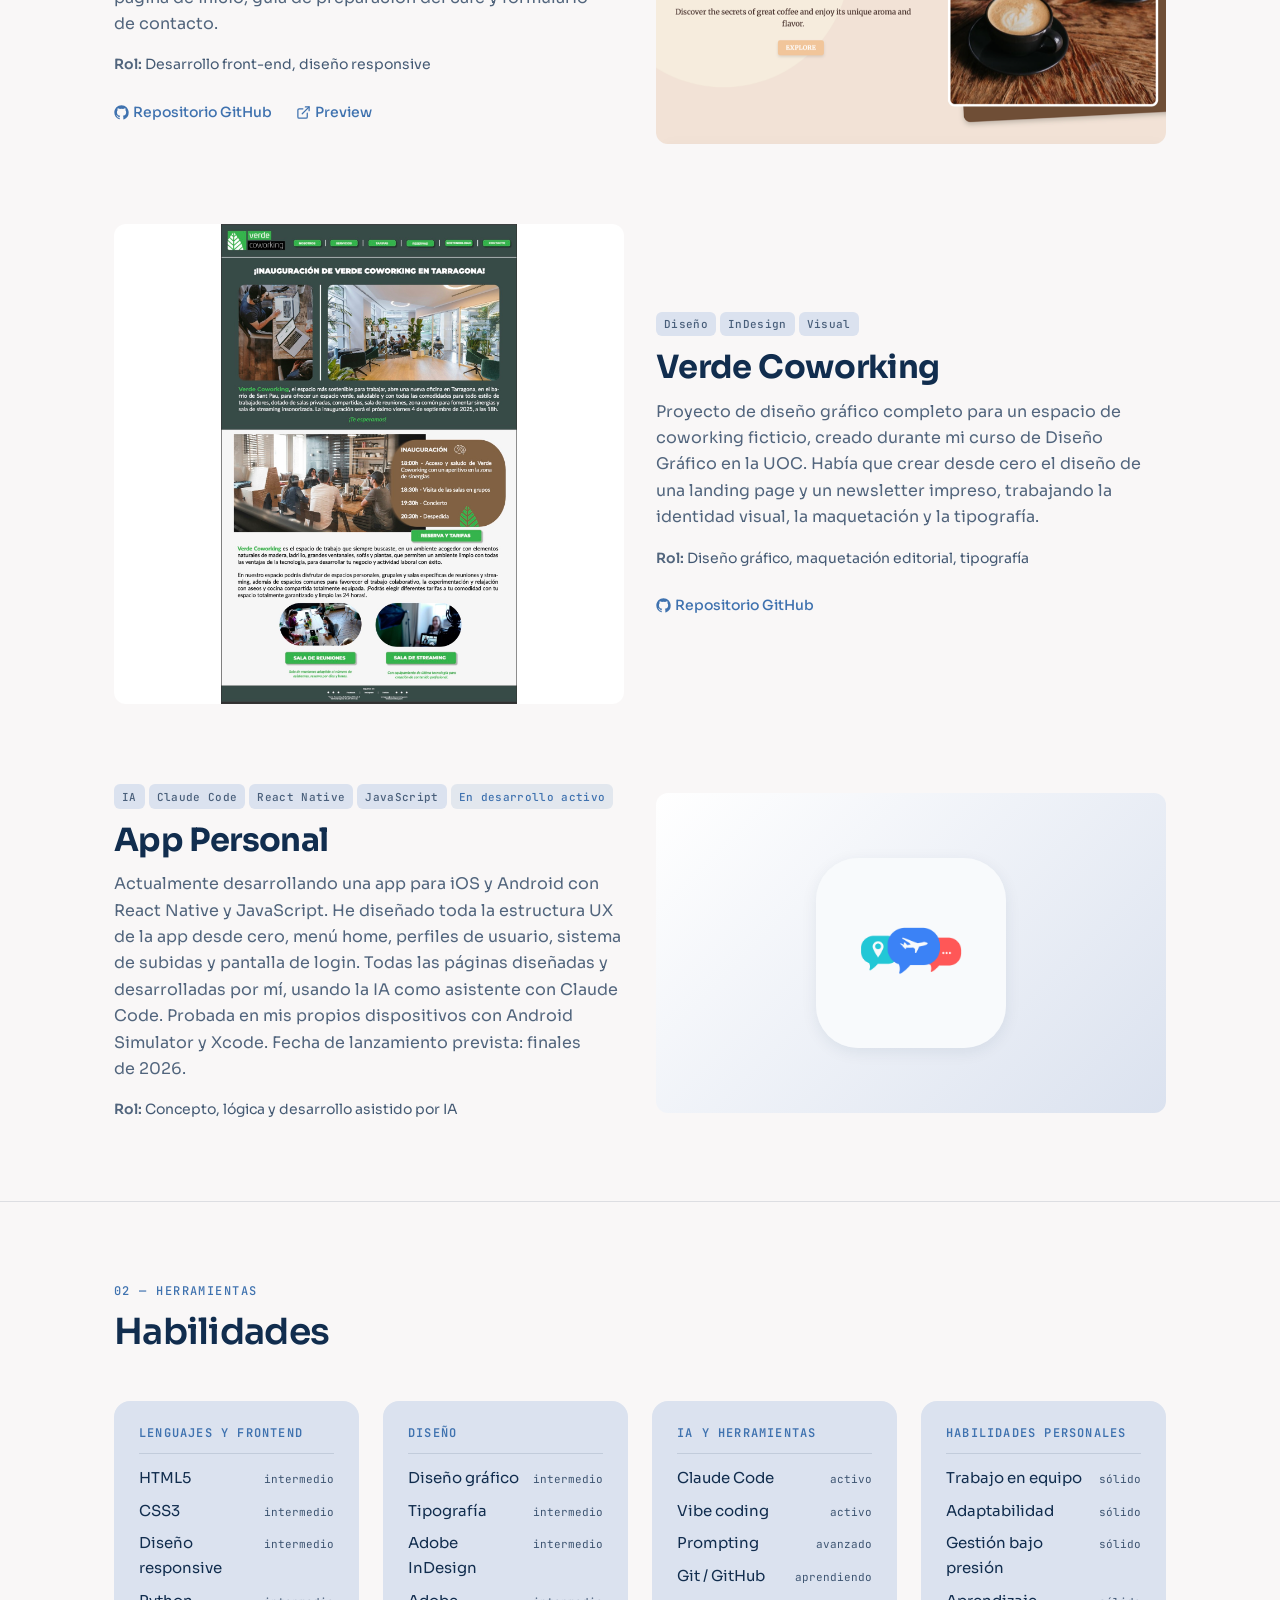
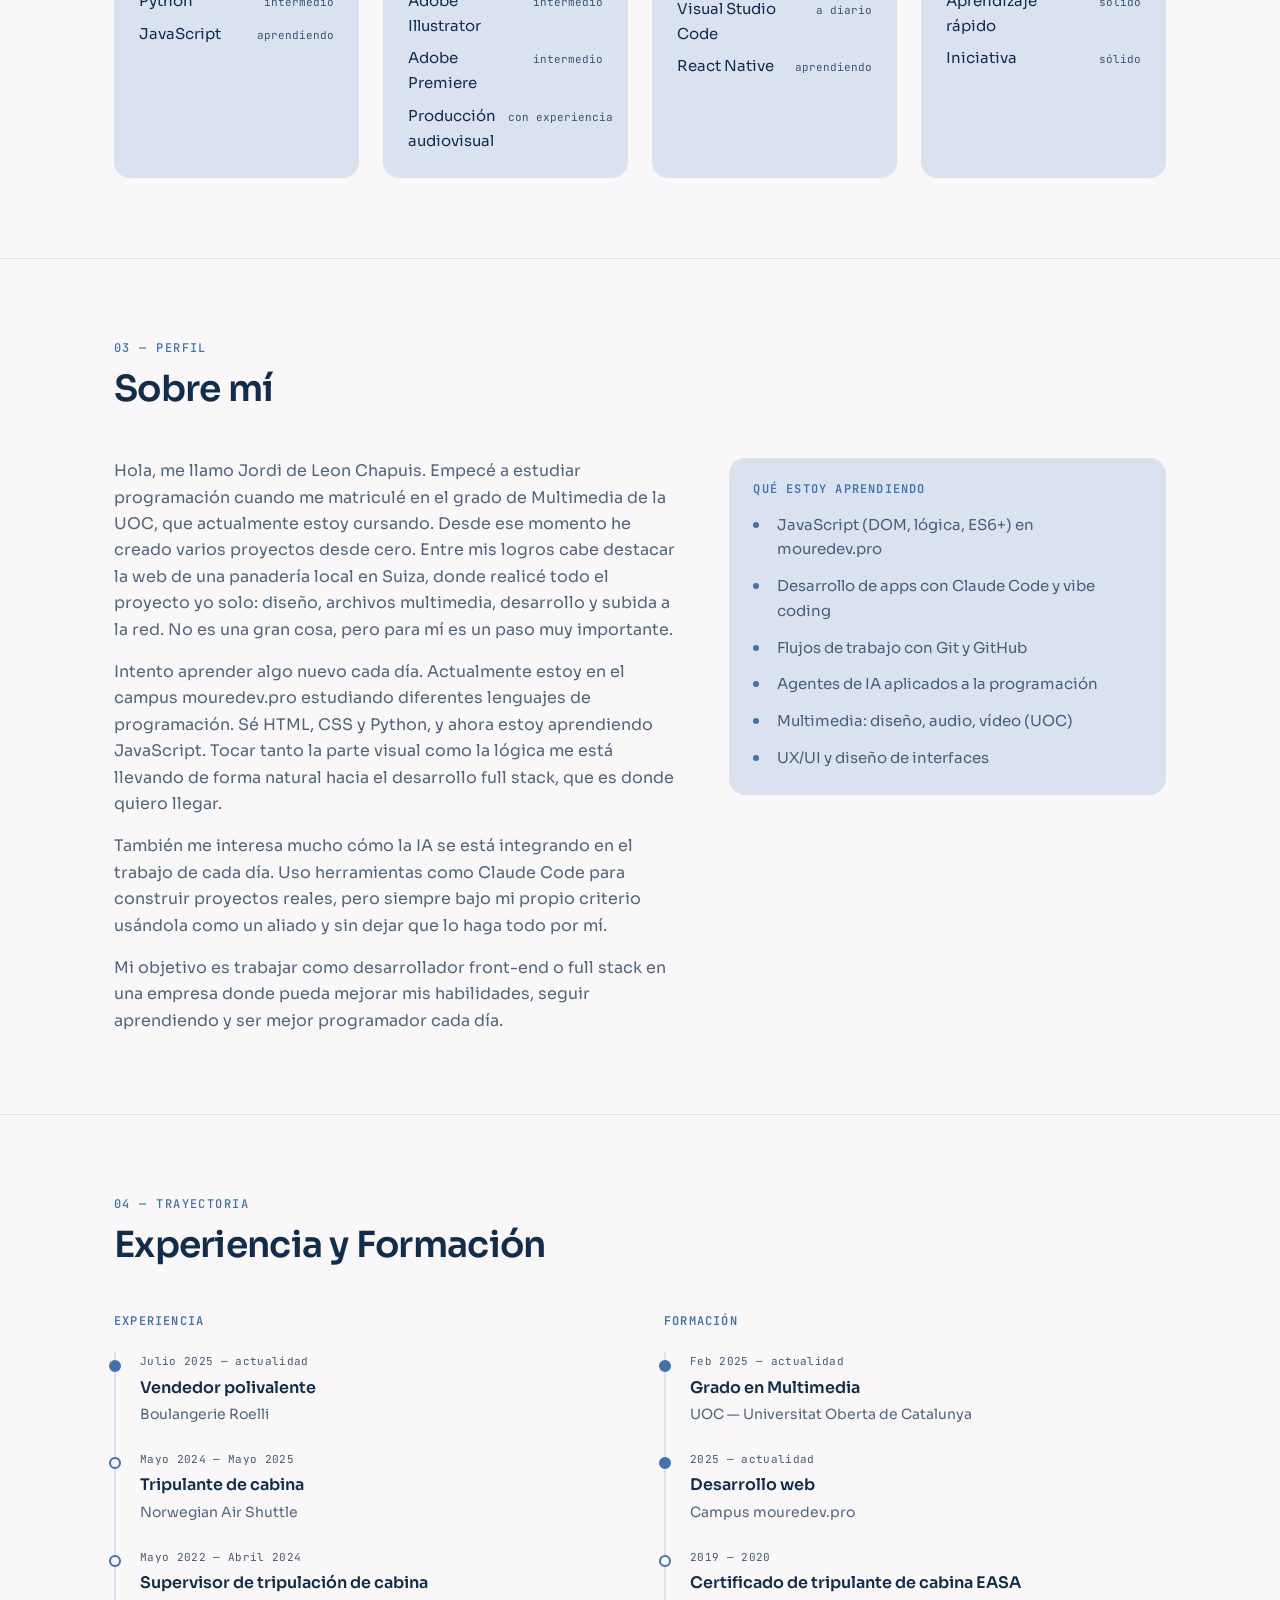
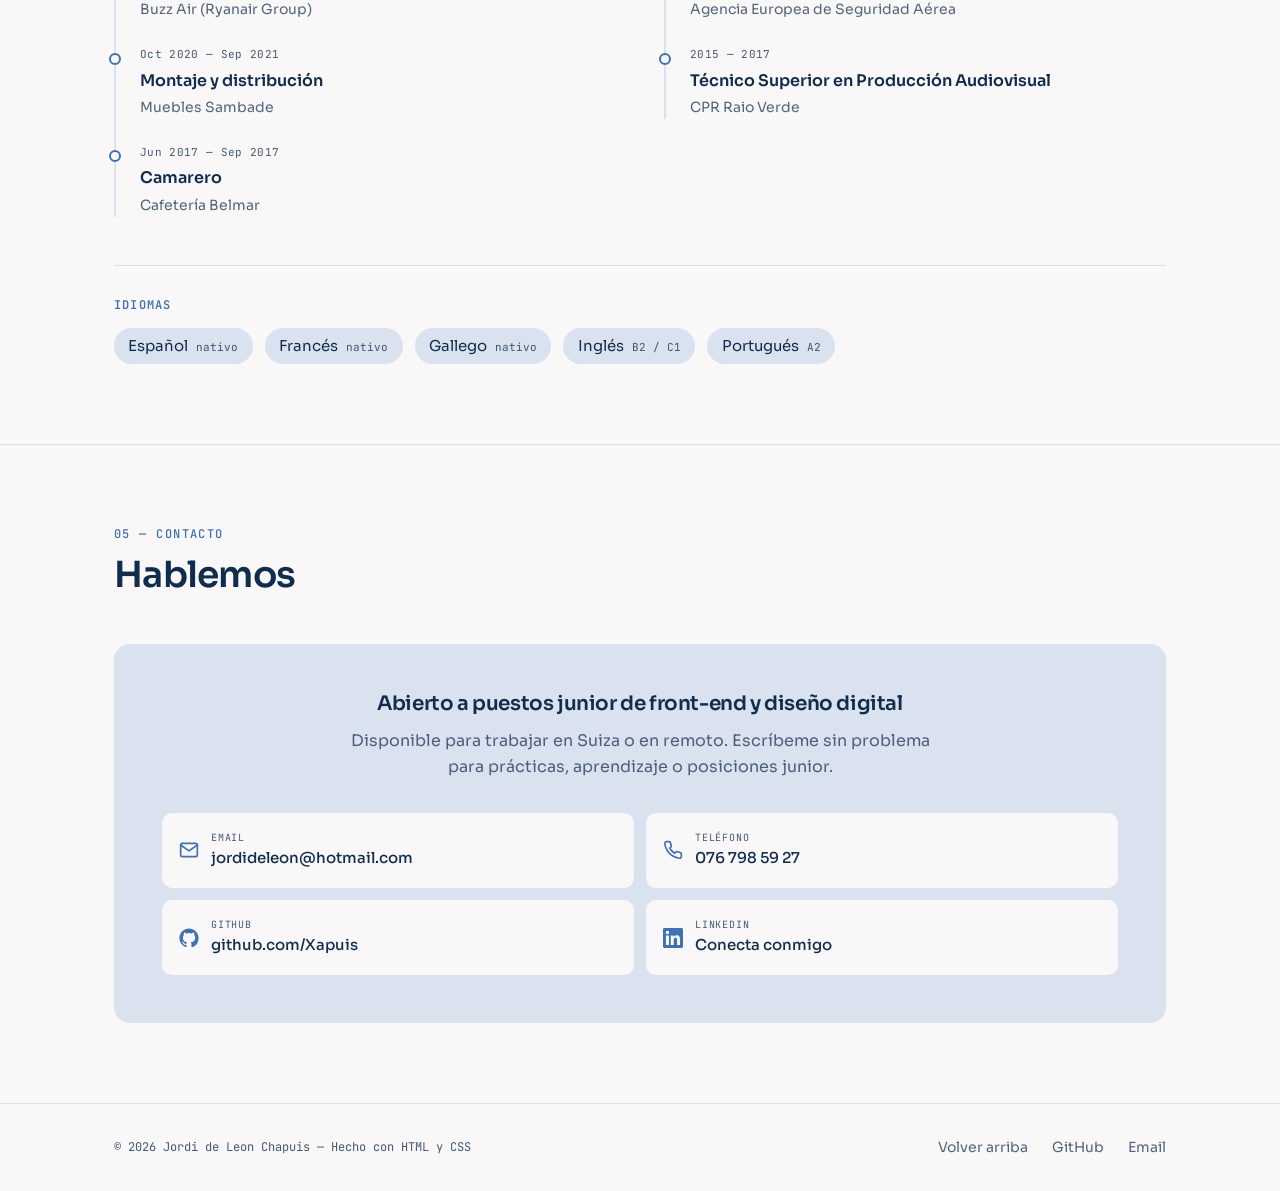
<file: index_es.html>
<!DOCTYPE html>
<html lang="es">
<head>
  <meta charset="UTF-8">
  <meta name="viewport" content="width=device-width, initial-scale=1.0">
  <title>Jordi de Leon Chapuis — Desarrollador Front-end Junior y Diseñador Digital</title>

  <meta name="description" content="Portafolio de Jordi de Leon Chapuis — Desarrollador Front-end Junior y Diseñador Digital afincado en Suiza.">
  <meta name="author" content="Jordi de Leon Chapuis">
  <meta property="og:type" content="website">
  <meta property="og:title" content="Jordi de Leon Chapuis — Portafolio">
  <meta property="og:description" content="Desarrollador Front-end Junior y Diseñador Digital afincado en Suiza.">
  <meta property="og:image" content="https://xapuis.github.io/images/screenshot_web2.jpg">
  <meta property="og:url" content="https://xapuis.github.io/index_es.html">
  <meta property="og:locale" content="es">
  <meta name="twitter:card" content="summary_large_image">
  <meta name="theme-color" content="#f9f7f7">

  <link rel="canonical" href="https://xapuis.github.io/index_es.html">
  <link rel="alternate" hreflang="en" href="https://xapuis.github.io/index.html">
  <link rel="alternate" hreflang="es" href="https://xapuis.github.io/index_es.html">
  <link rel="alternate" hreflang="fr" href="https://xapuis.github.io/index_fr.html">
  <link rel="alternate" hreflang="x-default" href="https://xapuis.github.io/index.html">

  <link rel="preconnect" href="https://fonts.googleapis.com">
  <link rel="preconnect" href="https://fonts.gstatic.com" crossorigin>
  <link href="https://fonts.googleapis.com/css2?family=JetBrains+Mono:wght@400;500;600;700&family=Sora:wght@400;500;600;700&display=swap" rel="stylesheet">

  <link rel="stylesheet" href="style.css">
</head>
<body>

  <a class="skip-link" href="#main">Saltar al contenido</a>

  <!-- ====================== NAV ====================== -->
  <header class="nav" id="nav">
    <div class="container nav__inner">
      <a class="nav__logo" href="#top" aria-label="jordi.dev — inicio">jordi<span>.dev</span></a>

      <nav class="nav__menu" id="nav-menu" aria-label="Principal">
        <a class="nav__link" href="#projects">Proyectos</a>
        <a class="nav__link" href="#skills">Habilidades</a>
        <a class="nav__link" href="#about">Sobre mí</a>
        <a class="nav__link" href="#experience">Experiencia</a>
        <a class="nav__link" href="#contact">Contacto</a>
        <a class="btn btn--primary btn--sm btn--cv-mobile" href="CV%20Programmer%202027.pdf?v=2027-09" target="_blank" rel="noopener">Descargar CV</a>
      </nav>

      <div class="nav__actions">
        <div class="lang" role="group" aria-label="Idioma">
          <a class="lang__item" href="index.html" hreflang="en">EN</a>
          <a class="lang__item" href="index_es.html" aria-current="true" hreflang="es">ES</a>
          <a class="lang__item" href="index_fr.html" hreflang="fr">FR</a>
        </div>

        <a class="btn btn--primary btn--sm btn--cv" href="CV%20Programmer%202027.pdf?v=2027-09" target="_blank" rel="noopener">
          <svg class="icon" viewBox="0 0 24 24" fill="none" stroke="currentColor" stroke-width="2" stroke-linecap="round" stroke-linejoin="round" aria-hidden="true"><path d="M21 15v4a2 2 0 0 1-2 2H5a2 2 0 0 1-2-2v-4"></path><polyline points="7 10 12 15 17 10"></polyline><line x1="12" y1="15" x2="12" y2="3"></line></svg>
          CV
        </a>

        <button class="nav__toggle" id="nav-toggle" type="button" aria-label="Abrir menú" aria-expanded="false" aria-controls="nav-menu">
          <span></span><span></span><span></span>
        </button>
      </div>
    </div>
  </header>

  <main id="main">
    <span id="top"></span>

    <!-- ====================== HERO ====================== -->
    <section class="hero">
      <div class="container hero__inner reveal">
        <img class="hero__photo" src="images/cv.picture.jpg" alt="Retrato de Jordi de Leon Chapuis" width="168" height="168">

        <div>
          <h1 class="hero__name">Jordi de Leon Chapuis</h1>
          <p class="hero__role">Desarrollador Front-end Junior y Diseñador Digital</p>
        </div>

        <span class="badge">
          <span class="badge__dot" aria-hidden="true"></span>
          Disponible para trabajar
        </span>

        <p class="hero__location">
          Afincado en Suiza. Construyo proyectos web reales mientras hago la
          transición al desarrollo front-end y el diseño digital.
        </p>

        <div class="hero__actions">
          <a class="btn btn--primary" href="#contact">
            <svg class="icon" viewBox="0 0 24 24" fill="none" stroke="currentColor" stroke-width="2" stroke-linecap="round" stroke-linejoin="round" aria-hidden="true"><path d="M4 4h16c1.1 0 2 .9 2 2v12c0 1.1-.9 2-2 2H4c-1.1 0-2-.9-2-2V6c0-1.1.9-2 2-2z"></path><polyline points="22,6 12,13 2,6"></polyline></svg>
            Contactar
          </a>

          <a class="btn btn--secondary" href="CV%20Programmer%202027.pdf?v=2027-09" target="_blank" rel="noopener">
            <svg class="icon" viewBox="0 0 24 24" fill="none" stroke="currentColor" stroke-width="2" stroke-linecap="round" stroke-linejoin="round" aria-hidden="true"><path d="M21 15v4a2 2 0 0 1-2 2H5a2 2 0 0 1-2-2v-4"></path><polyline points="7 10 12 15 17 10"></polyline><line x1="12" y1="15" x2="12" y2="3"></line></svg>
            Descargar CV
          </a>

          <a class="btn btn--ghost" href="https://github.com/Xapuis" target="_blank" rel="noopener">
            <svg class="icon" viewBox="0 0 24 24" fill="currentColor" aria-hidden="true"><path d="M12 .5C5.73.5.5 5.73.5 12c0 5.08 3.29 9.38 7.86 10.9.58.1.79-.25.79-.56v-2c-3.2.7-3.88-1.37-3.88-1.37-.53-1.34-1.29-1.7-1.29-1.7-1.05-.72.08-.7.08-.7 1.16.08 1.77 1.2 1.77 1.2 1.03 1.77 2.7 1.26 3.36.96.1-.75.4-1.26.73-1.55-2.56-.29-5.25-1.28-5.25-5.7 0-1.26.45-2.29 1.19-3.1-.12-.29-.52-1.46.11-3.05 0 0 .97-.31 3.18 1.18a11 11 0 0 1 5.8 0c2.2-1.49 3.17-1.18 3.17-1.18.63 1.59.23 2.76.12 3.05.74.81 1.18 1.84 1.18 3.1 0 4.43-2.69 5.4-5.26 5.69.41.36.78 1.06.78 2.14v3.17c0 .31.21.67.8.56A11.51 11.51 0 0 0 23.5 12C23.5 5.73 18.27.5 12 .5z"></path></svg>
            GitHub
          </a>

          <a class="btn btn--ghost" href="https://www.linkedin.com/in/jordi-de-leon-chapuis-488936340/" target="_blank" rel="noopener">
            <svg class="icon" viewBox="0 0 24 24" fill="currentColor" aria-hidden="true"><path d="M20.45 20.45h-3.56v-5.57c0-1.33-.03-3.04-1.85-3.04-1.85 0-2.14 1.45-2.14 2.94v5.67H9.35V9h3.41v1.56h.05a3.74 3.74 0 0 1 3.37-1.85c3.6 0 4.27 2.37 4.27 5.46v6.28zM5.34 7.43a2.07 2.07 0 1 1 0-4.14 2.07 2.07 0 0 1 0 4.14zm1.78 13.02H3.55V9h3.57v11.45zM22.22 0H1.77C.79 0 0 .77 0 1.73v20.54C0 23.22.79 24 1.77 24h20.45c.98 0 1.78-.78 1.78-1.73V1.73C24 .77 23.2 0 22.22 0z"></path></svg>
            LinkedIn
          </a>
        </div>
      </div>
    </section>

    <!-- ====================== PROYECTOS ====================== -->
    <section class="section" id="projects">
      <div class="container">
        <header class="section__header reveal">
          <span class="section__label">01 — Trabajo</span>
          <h2>Proyectos</h2>
          <p class="section__intro">
            Aquí están mis proyectos personales algunos terminados y otros aún
            en proceso de finalización.
          </p>
        </header>

        <div class="projects reveal-stagger">

          <!-- Confiserie Roelli -->
          <article class="project">
            <div class="project__media">
              <img class="project__shot" src="images/screenshot_web2.jpg" alt="Captura de la web de Confiserie Roelli" loading="lazy">
            </div>
            <div class="project__body">
              <div class="tags">
                <span class="tag">HTML</span>
                <span class="tag">CSS</span>
                <span class="tag">JavaScript</span>
                <span class="tag tag--client">Live — confiserie-roelli.ch</span>
              </div>
              <h3 class="project__title">Confiserie Roelli</h3>
              <p class="project__desc">
                Sitio web creado para una confitería local en Suiza. Diseñé el
                entorno visual, me encargué de los elementos multimedia y
                organicé la distribución de cada apartado. Desarrollado en HTML
                y CSS, incluye una sección de contacto y está adaptado a los
                idiomas de la región. Alojado en Infomaniak y actualizado
                regularmente según las necesidades del cliente. Actualmente en línea en confiserie-roelli.ch
              </p>
              <p class="project__role"><strong>Rol:</strong> Desarrollo front-end completo</p>
              <div class="project__links">
                <a class="project__link" href="https://github.com/Xapuis/Confiserie-Roelli" target="_blank" rel="noopener">
                  <svg class="icon" viewBox="0 0 24 24" fill="currentColor" aria-hidden="true"><path d="M12 .5C5.73.5.5 5.73.5 12c0 5.08 3.29 9.38 7.86 10.9.58.1.79-.25.79-.56v-2c-3.2.7-3.88-1.37-3.88-1.37-.53-1.34-1.29-1.7-1.29-1.7-1.05-.72.08-.7.08-.7 1.16.08 1.77 1.2 1.77 1.2 1.03 1.77 2.7 1.26 3.36.96.1-.75.4-1.26.73-1.55-2.56-.29-5.25-1.28-5.25-5.7 0-1.26.45-2.29 1.19-3.1-.12-.29-.52-1.46.11-3.05 0 0 .97-.31 3.18 1.18a11 11 0 0 1 5.8 0c2.2-1.49 3.17-1.18 3.17-1.18.63 1.59.23 2.76.12 3.05.74.81 1.18 1.84 1.18 3.1 0 4.43-2.69 5.4-5.26 5.69.41.36.78 1.06.78 2.14v3.17c0 .31.21.67.8.56A11.51 11.51 0 0 0 23.5 12C23.5 5.73 18.27.5 12 .5z"></path></svg>
                  Repositorio GitHub
                </a>
                <a class="project__link" href="https://confiserie-roelli.ch" target="_blank" rel="noopener">
                  <svg class="icon" viewBox="0 0 24 24" fill="none" stroke="currentColor" stroke-width="2" stroke-linecap="round" stroke-linejoin="round" aria-hidden="true"><path d="M18 13v6a2 2 0 0 1-2 2H5a2 2 0 0 1-2-2V8a2 2 0 0 1 2-2h6"></path><polyline points="15 3 21 3 21 9"></polyline><line x1="10" y1="14" x2="21" y2="3"></line></svg>
                  Preview
                </a>
              </div>
            </div>
          </article>

          <!-- Delicious Coffee -->
          <article class="project">
            <div class="project__media">
              <img class="project__shot" src="images/screenshot_CoffeWeb.jpg" alt="Captura de la web Delicious Coffee" loading="lazy">
            </div>
            <div class="project__body">
              <div class="tags">
                <span class="tag">HTML</span>
                <span class="tag">CSS</span>
              </div>
              <h3 class="project__title">Delicious Coffee</h3>
              <p class="project__desc">
                Sitio web completo para una cafetería ficticia, creado como parte de mis estudios de HTML y CSS en la UOC. Incluye página de inicio, guía de preparación del café y formulario de contacto.
              </p>
              <p class="project__role"><strong>Rol:</strong> Desarrollo front-end, diseño responsive</p>
              <div class="project__links">
                <a class="project__link" href="https://github.com/Xapuis/proyect-html-css" target="_blank" rel="noopener">
                  <svg class="icon" viewBox="0 0 24 24" fill="currentColor" aria-hidden="true"><path d="M12 .5C5.73.5.5 5.73.5 12c0 5.08 3.29 9.38 7.86 10.9.58.1.79-.25.79-.56v-2c-3.2.7-3.88-1.37-3.88-1.37-.53-1.34-1.29-1.7-1.29-1.7-1.05-.72.08-.7.08-.7 1.16.08 1.77 1.2 1.77 1.2 1.03 1.77 2.7 1.26 3.36.96.1-.75.4-1.26.73-1.55-2.56-.29-5.25-1.28-5.25-5.7 0-1.26.45-2.29 1.19-3.1-.12-.29-.52-1.46.11-3.05 0 0 .97-.31 3.18 1.18a11 11 0 0 1 5.8 0c2.2-1.49 3.17-1.18 3.17-1.18.63 1.59.23 2.76.12 3.05.74.81 1.18 1.84 1.18 3.1 0 4.43-2.69 5.4-5.26 5.69.41.36.78 1.06.78 2.14v3.17c0 .31.21.67.8.56A11.51 11.51 0 0 0 23.5 12C23.5 5.73 18.27.5 12 .5z"></path></svg>
                  Repositorio GitHub
                </a>
                <a class="project__link" href="https://xapuis.github.io/Proyect-html-css" target="_blank" rel="noopener">
                  <svg class="icon" viewBox="0 0 24 24" fill="none" stroke="currentColor" stroke-width="2" stroke-linecap="round" stroke-linejoin="round" aria-hidden="true"><path d="M18 13v6a2 2 0 0 1-2 2H5a2 2 0 0 1-2-2V8a2 2 0 0 1 2-2h6"></path><polyline points="15 3 21 3 21 9"></polyline><line x1="10" y1="14" x2="21" y2="3"></line></svg>
                  Preview
                </a>
              </div>
            </div>
          </article>

          <!-- Verde Coworking -->
          <article class="project">
            <div class="project__media project__media--tall">
              <img class="project__shot project__shot--contain" src="images/screnshoot_graphicdesign.jpg" alt="Maquetación de diseño gráfico para Verde Coworking" loading="lazy">
            </div>
            <div class="project__body">
              <div class="tags">
                <span class="tag">Diseño</span>
                <span class="tag">InDesign</span>
                <span class="tag">Visual</span>
              </div>
              <h3 class="project__title">Verde Coworking</h3>
              <p class="project__desc">
                Proyecto de diseño gráfico completo para un espacio de coworking ficticio, creado durante mi curso de Diseño Gráfico en la UOC. Había que crear desde cero el diseño de una landing page y un newsletter impreso, trabajando la identidad visual, la maquetación y la tipografía.
              </p>
              <p class="project__role"><strong>Rol:</strong> Diseño gráfico, maquetación editorial, tipografía</p>
              <div class="project__links">
                <a class="project__link" href="https://github.com/Xapuis/proyect-graphic-design" target="_blank" rel="noopener">
                  <svg class="icon" viewBox="0 0 24 24" fill="currentColor" aria-hidden="true"><path d="M12 .5C5.73.5.5 5.73.5 12c0 5.08 3.29 9.38 7.86 10.9.58.1.79-.25.79-.56v-2c-3.2.7-3.88-1.37-3.88-1.37-.53-1.34-1.29-1.7-1.29-1.7-1.05-.72.08-.7.08-.7 1.16.08 1.77 1.2 1.77 1.2 1.03 1.77 2.7 1.26 3.36.96.1-.75.4-1.26.73-1.55-2.56-.29-5.25-1.28-5.25-5.7 0-1.26.45-2.29 1.19-3.1-.12-.29-.52-1.46.11-3.05 0 0 .97-.31 3.18 1.18a11 11 0 0 1 5.8 0c2.2-1.49 3.17-1.18 3.17-1.18.63 1.59.23 2.76.12 3.05.74.81 1.18 1.84 1.18 3.1 0 4.43-2.69 5.4-5.26 5.69.41.36.78 1.06.78 2.14v3.17c0 .31.21.67.8.56A11.51 11.51 0 0 0 23.5 12C23.5 5.73 18.27.5 12 .5z"></path></svg>
                  Repositorio GitHub
                </a>
              </div>
            </div>
          </article>

          <!-- App Personal -->
          <article class="project">
            <div class="project__media project__media--placeholder">
              <img class="project__appicon" src="images/app.png" alt="Icono de la app personal" width="2000" height="2000" loading="lazy">
            </div>
            <div class="project__body">
              <div class="tags">
                <span class="tag">IA</span>
                <span class="tag">Claude Code</span>
                <span class="tag">React Native</span>
                <span class="tag">JavaScript</span>
                <span class="tag tag--status">En desarrollo activo</span>
              </div>
              <h3 class="project__title">App Personal</h3>
              <p class="project__desc">
                Actualmente desarrollando una app para iOS y Android con React
                Native y JavaScript. He diseñado toda la estructura UX de la app
                desde cero, menú home, perfiles de usuario, sistema de subidas y
                pantalla de login. Todas las páginas diseñadas y desarrolladas
                por mí, usando la IA como asistente con Claude Code. Probada en
                mis propios dispositivos con Android Simulator y Xcode. Fecha de
                lanzamiento prevista: finales de 2026.
              </p>
              <p class="project__role"><strong>Rol:</strong> Concepto, lógica y desarrollo asistido por IA</p>
            </div>
          </article>

        </div>
      </div>
    </section>

    <!-- ====================== HABILIDADES ====================== -->
    <section class="section" id="skills">
      <div class="container">
        <header class="section__header reveal">
          <span class="section__label">02 — Herramientas</span>
          <h2>Habilidades</h2>
        </header>

        <div class="skills reveal-stagger">

          <div class="skill-group">
            <h3 class="skill-group__title">Lenguajes y Frontend</h3>
            <ul class="skill-list">
              <li class="skill"><span>HTML5</span><span class="skill__level">intermedio</span></li>
              <li class="skill"><span>CSS3</span><span class="skill__level">intermedio</span></li>
              <li class="skill"><span>Diseño responsive</span><span class="skill__level">intermedio</span></li>
              <li class="skill"><span>Python</span><span class="skill__level">intermedio</span></li>
              <li class="skill"><span>JavaScript</span><span class="skill__level">aprendiendo</span></li>
            </ul>
          </div>

          <div class="skill-group">
            <h3 class="skill-group__title">Diseño</h3>
            <ul class="skill-list">
              <li class="skill"><span>Diseño gráfico</span><span class="skill__level">intermedio</span></li>
              <li class="skill"><span>Tipografía</span><span class="skill__level">intermedio</span></li>
              <li class="skill"><span>Adobe InDesign</span><span class="skill__level">intermedio</span></li>
              <li class="skill"><span>Adobe Illustrator</span><span class="skill__level">intermedio</span></li>
              <li class="skill"><span>Adobe Premiere</span><span class="skill__level">intermedio</span></li>
              <li class="skill"><span>Producción audiovisual</span><span class="skill__level">con experiencia</span></li>
            </ul>
          </div>

          <div class="skill-group">
            <h3 class="skill-group__title">IA y Herramientas</h3>
            <ul class="skill-list">
              <li class="skill"><span>Claude Code</span><span class="skill__level">activo</span></li>
              <li class="skill"><span>Vibe coding</span><span class="skill__level">activo</span></li>
              <li class="skill"><span>Prompting</span><span class="skill__level">avanzado</span></li>
              <li class="skill"><span>Git / GitHub</span><span class="skill__level">aprendiendo</span></li>
              <li class="skill"><span>Visual Studio Code</span><span class="skill__level">a diario</span></li>
              <li class="skill"><span>React Native</span><span class="skill__level">aprendiendo</span></li>
            </ul>
          </div>

          <div class="skill-group">
            <h3 class="skill-group__title">Habilidades personales</h3>
            <ul class="skill-list">
              <li class="skill"><span>Trabajo en equipo</span><span class="skill__level">sólido</span></li>
              <li class="skill"><span>Adaptabilidad</span><span class="skill__level">sólido</span></li>
              <li class="skill"><span>Gestión bajo presión</span><span class="skill__level">sólido</span></li>
              <li class="skill"><span>Aprendizaje rápido</span><span class="skill__level">sólido</span></li>
              <li class="skill"><span>Iniciativa</span><span class="skill__level">sólido</span></li>
            </ul>
          </div>

        </div>
      </div>
    </section>

    <!-- ====================== SOBRE MÍ ====================== -->
    <section class="section" id="about">
      <div class="container">
        <header class="section__header reveal">
          <span class="section__label">03 — Perfil</span>
          <h2>Sobre mí</h2>
        </header>

        <div class="about reveal">
          <div class="about__text">
            <p>
              Hola, me llamo Jordi de Leon Chapuis. Empecé a estudiar
              programación cuando me matriculé en el grado de Multimedia de la
              UOC, que actualmente estoy cursando. Desde ese momento he creado
              varios proyectos desde cero. Entre mis logros cabe destacar la web
              de una panadería local en Suiza, donde realicé todo el proyecto yo
              solo: diseño, archivos multimedia, desarrollo y subida a la red. No
              es una gran cosa, pero para mí es un paso muy importante.
            </p>
            <p>
              Intento aprender algo nuevo cada día. Actualmente estoy en el
              campus mouredev.pro estudiando diferentes lenguajes de
              programación. Sé HTML, CSS y Python, y ahora estoy aprendiendo
              JavaScript. Tocar tanto la parte visual como la lógica me está
              llevando de forma natural hacia el desarrollo full stack, que es
              donde quiero llegar.
            </p>
            <p>
              También me interesa mucho cómo la IA se está integrando en el
              trabajo de cada día. Uso herramientas como Claude Code para
              construir proyectos reales, pero siempre bajo mi propio criterio 
              usándola como un aliado y sin dejar que lo haga todo por mí.
            </p>
            <p>
              Mi objetivo es trabajar como desarrollador front-end o full stack
              en una empresa donde pueda mejorar mis habilidades, seguir
              aprendiendo y ser mejor programador cada día.
            </p>
          </div>

          <aside class="about__card">
            <h3 class="about__card-title">Qué estoy aprendiendo</h3>
            <ul class="learning-list">
              <li>JavaScript (DOM, lógica, ES6+) en mouredev.pro</li>
              <li>Desarrollo de apps con Claude Code y vibe coding</li>
              <li>Flujos de trabajo con Git y GitHub</li>
              <li>Agentes de IA aplicados a la programación</li>
              <li>Multimedia: diseño, audio, vídeo (UOC)</li>
              <li>UX/UI y diseño de interfaces</li>
            </ul>
          </aside>
        </div>
      </div>
    </section>

    <!-- ====================== EXPERIENCIA Y FORMACIÓN ====================== -->
    <section class="section" id="experience">
      <div class="container">
        <header class="section__header reveal">
          <span class="section__label">04 — Trayectoria</span>
          <h2>Experiencia y Formación</h2>
        </header>

        <div class="timelines reveal">

          <div class="timeline">
            <h3 class="timeline__title">Experiencia</h3>
            <ul class="timeline__list">
              <li class="timeline__item timeline__item--current">
                <span class="timeline__date">Julio 2025 — actualidad</span>
                <p class="timeline__role">Vendedor polivalente</p>
                <p class="timeline__org">Boulangerie Roelli</p>
              </li>
              <li class="timeline__item">
                <span class="timeline__date">Mayo 2024 — Mayo 2025</span>
                <p class="timeline__role">Tripulante de cabina</p>
                <p class="timeline__org">Norwegian Air Shuttle</p>
              </li>
              <li class="timeline__item">
                <span class="timeline__date">Mayo 2022 — Abril 2024</span>
                <p class="timeline__role">Supervisor de tripulación de cabina</p>
                <p class="timeline__org">Buzz Air (Ryanair Group)</p>
              </li>
              <li class="timeline__item">
                <span class="timeline__date">Oct 2020 — Sep 2021</span>
                <p class="timeline__role">Montaje y distribución</p>
                <p class="timeline__org">Muebles Sambade</p>
              </li>
              <li class="timeline__item">
                <span class="timeline__date">Jun 2017 — Sep 2017</span>
                <p class="timeline__role">Camarero</p>
                <p class="timeline__org">Cafetería Belmar</p>
              </li>
            </ul>
          </div>

          <div class="timeline">
            <h3 class="timeline__title">Formación</h3>
            <ul class="timeline__list">
              <li class="timeline__item timeline__item--current">
                <span class="timeline__date">Feb 2025 — actualidad</span>
                <p class="timeline__role">Grado en Multimedia</p>
                <p class="timeline__org">UOC — Universitat Oberta de Catalunya</p>
              </li>
              <li class="timeline__item timeline__item--current">
                <span class="timeline__date">2025 — actualidad</span>
                <p class="timeline__role">Desarrollo web</p>
                <p class="timeline__org">Campus mouredev.pro</p>
              </li>
              <li class="timeline__item">
                <span class="timeline__date">2019 — 2020</span>
                <p class="timeline__role">Certificado de tripulante de cabina EASA</p>
                <p class="timeline__org">Agencia Europea de Seguridad Aérea</p>
              </li>
              <li class="timeline__item">
                <span class="timeline__date">2015 — 2017</span>
                <p class="timeline__role">Técnico Superior en Producción Audiovisual</p>
                <p class="timeline__org">CPR Raio Verde</p>
              </li>
            </ul>
          </div>

        </div>

        <div class="languages reveal">
          <h3 class="languages__title">Idiomas</h3>
          <ul class="languages__list">
            <li class="language">Español <span class="language__level">nativo</span></li>
            <li class="language">Francés <span class="language__level">nativo</span></li>
            <li class="language">Gallego <span class="language__level">nativo</span></li>
            <li class="language">Inglés <span class="language__level">B2 / C1</span></li>
            <li class="language">Portugués <span class="language__level">A2</span></li>
          </ul>
        </div>
      </div>
    </section>

    <!-- ====================== CONTACTO ====================== -->
    <section class="section" id="contact">
      <div class="container">
        <header class="section__header reveal">
          <span class="section__label">05 — Contacto</span>
          <h2>Hablemos</h2>
        </header>

        <div class="contact-card reveal">
          <h3 class="contact-card__title">Abierto a puestos junior de front-end y diseño digital</h3>
          <p class="contact-card__text">
            Disponible para trabajar en Suiza o en remoto. Escríbeme sin problema
            para prácticas, aprendizaje o posiciones junior.
          </p>

          <div class="contact-list">
            <a class="contact-item" href="mailto:jordideleon@hotmail.com">
              <svg class="icon" viewBox="0 0 24 24" fill="none" stroke="currentColor" stroke-width="2" stroke-linecap="round" stroke-linejoin="round" aria-hidden="true"><path d="M4 4h16c1.1 0 2 .9 2 2v12c0 1.1-.9 2-2 2H4c-1.1 0-2-.9-2-2V6c0-1.1.9-2 2-2z"></path><polyline points="22,6 12,13 2,6"></polyline></svg>
              <span>
                <span class="contact-item__label">Email</span>
                <span class="contact-item__value">jordideleon@hotmail.com</span>
              </span>
            </a>

            <a class="contact-item" href="tel:+41767985927">
              <svg class="icon" viewBox="0 0 24 24" fill="none" stroke="currentColor" stroke-width="2" stroke-linecap="round" stroke-linejoin="round" aria-hidden="true"><path d="M22 16.92v3a2 2 0 0 1-2.18 2 19.79 19.79 0 0 1-8.63-3.07 19.5 19.5 0 0 1-6-6 19.79 19.79 0 0 1-3.07-8.67A2 2 0 0 1 4.11 2h3a2 2 0 0 1 2 1.72c.13.96.36 1.9.68 2.81a2 2 0 0 1-.45 2.11L8.09 9.91a16 16 0 0 0 6 6l1.27-1.27a2 2 0 0 1 2.11-.45c.9.32 1.85.55 2.81.68A2 2 0 0 1 22 16.92z"></path></svg>
              <span>
                <span class="contact-item__label">Teléfono</span>
                <span class="contact-item__value">076 798 59 27</span>
              </span>
            </a>

            <a class="contact-item" href="https://github.com/Xapuis" target="_blank" rel="noopener">
              <svg class="icon" viewBox="0 0 24 24" fill="currentColor" aria-hidden="true"><path d="M12 .5C5.73.5.5 5.73.5 12c0 5.08 3.29 9.38 7.86 10.9.58.1.79-.25.79-.56v-2c-3.2.7-3.88-1.37-3.88-1.37-.53-1.34-1.29-1.7-1.29-1.7-1.05-.72.08-.7.08-.7 1.16.08 1.77 1.2 1.77 1.2 1.03 1.77 2.7 1.26 3.36.96.1-.75.4-1.26.73-1.55-2.56-.29-5.25-1.28-5.25-5.7 0-1.26.45-2.29 1.19-3.1-.12-.29-.52-1.46.11-3.05 0 0 .97-.31 3.18 1.18a11 11 0 0 1 5.8 0c2.2-1.49 3.17-1.18 3.17-1.18.63 1.59.23 2.76.12 3.05.74.81 1.18 1.84 1.18 3.1 0 4.43-2.69 5.4-5.26 5.69.41.36.78 1.06.78 2.14v3.17c0 .31.21.67.8.56A11.51 11.51 0 0 0 23.5 12C23.5 5.73 18.27.5 12 .5z"></path></svg>
              <span>
                <span class="contact-item__label">GitHub</span>
                <span class="contact-item__value">github.com/Xapuis</span>
              </span>
            </a>

            <a class="contact-item" href="https://www.linkedin.com/in/jordi-de-leon-chapuis-488936340/" target="_blank" rel="noopener">
              <svg class="icon" viewBox="0 0 24 24" fill="currentColor" aria-hidden="true"><path d="M20.45 20.45h-3.56v-5.57c0-1.33-.03-3.04-1.85-3.04-1.85 0-2.14 1.45-2.14 2.94v5.67H9.35V9h3.41v1.56h.05a3.74 3.74 0 0 1 3.37-1.85c3.6 0 4.27 2.37 4.27 5.46v6.28zM5.34 7.43a2.07 2.07 0 1 1 0-4.14 2.07 2.07 0 0 1 0 4.14zm1.78 13.02H3.55V9h3.57v11.45zM22.22 0H1.77C.79 0 0 .77 0 1.73v20.54C0 23.22.79 24 1.77 24h20.45c.98 0 1.78-.78 1.78-1.73V1.73C24 .77 23.2 0 22.22 0z"></path></svg>
              <span>
                <span class="contact-item__label">LinkedIn</span>
                <span class="contact-item__value">Conecta conmigo</span>
              </span>
            </a>
          </div>
        </div>
      </div>
    </section>

  </main>

  <!-- ====================== FOOTER ====================== -->
  <footer class="footer">
    <div class="container footer__inner">
      <p class="footer__text">© <span id="year">2026</span> Jordi de Leon Chapuis — Hecho con HTML y CSS</p>
      <nav class="footer__links" aria-label="Pie de página">
        <a href="#top">Volver arriba</a>
        <a href="https://github.com/Xapuis" target="_blank" rel="noopener">GitHub</a>
        <a href="mailto:jordideleon@hotmail.com">Email</a>
      </nav>
    </div>
  </footer>

  <script>
    (function () {
      "use strict";

      /* ---- Año actual ---- */
      var yearEl = document.getElementById("year");
      if (yearEl) yearEl.textContent = new Date().getFullYear();

      /* ---- Sombra de la nav al hacer scroll ---- */
      var nav = document.getElementById("nav");
      var onScroll = function () {
        nav.classList.toggle("is-scrolled", window.scrollY > 8);
      };
      onScroll();
      window.addEventListener("scroll", onScroll, { passive: true });

      /* ---- Menú móvil ---- */
      var toggle = document.getElementById("nav-toggle");
      var menu = document.getElementById("nav-menu");

      var closeMenu = function () {
        menu.classList.remove("is-open");
        toggle.setAttribute("aria-expanded", "false");
      };

      toggle.addEventListener("click", function () {
        var open = menu.classList.toggle("is-open");
        toggle.setAttribute("aria-expanded", String(open));
      });

      menu.addEventListener("click", function (e) {
        if (e.target.closest("a")) closeMenu();
      });

      document.addEventListener("keydown", function (e) {
        if (e.key === "Escape") closeMenu();
      });

      /* ---- Aparición al hacer scroll ---- */
      var revealables = document.querySelectorAll(".reveal, .reveal-stagger");

      if ("IntersectionObserver" in window) {
        var observer = new IntersectionObserver(
          function (entries) {
            entries.forEach(function (entry) {
              if (entry.isIntersecting) {
                entry.target.classList.add("is-visible");
                observer.unobserve(entry.target);
              }
            });
          },
          { threshold: 0.12, rootMargin: "0px 0px -60px 0px" }
        );
        revealables.forEach(function (el) {
          observer.observe(el);
        });
      } else {
        revealables.forEach(function (el) {
          el.classList.add("is-visible");
        });
      }

      /* ---- Sección activa en la nav ---- */
      var sections = document.querySelectorAll("main section[id]");
      var navLinks = document.querySelectorAll(".nav__link");

      if ("IntersectionObserver" in window && sections.length) {
        var spy = new IntersectionObserver(
          function (entries) {
            entries.forEach(function (entry) {
              if (!entry.isIntersecting) return;
              var id = entry.target.getAttribute("id");
              navLinks.forEach(function (link) {
                link.classList.toggle(
                  "is-active",
                  link.getAttribute("href") === "#" + id
                );
              });
            });
          },
          { rootMargin: "-40% 0px -55% 0px" }
        );
        sections.forEach(function (s) {
          spy.observe(s);
        });
      }
    })();
  </script>

</body>
</html>
</file>
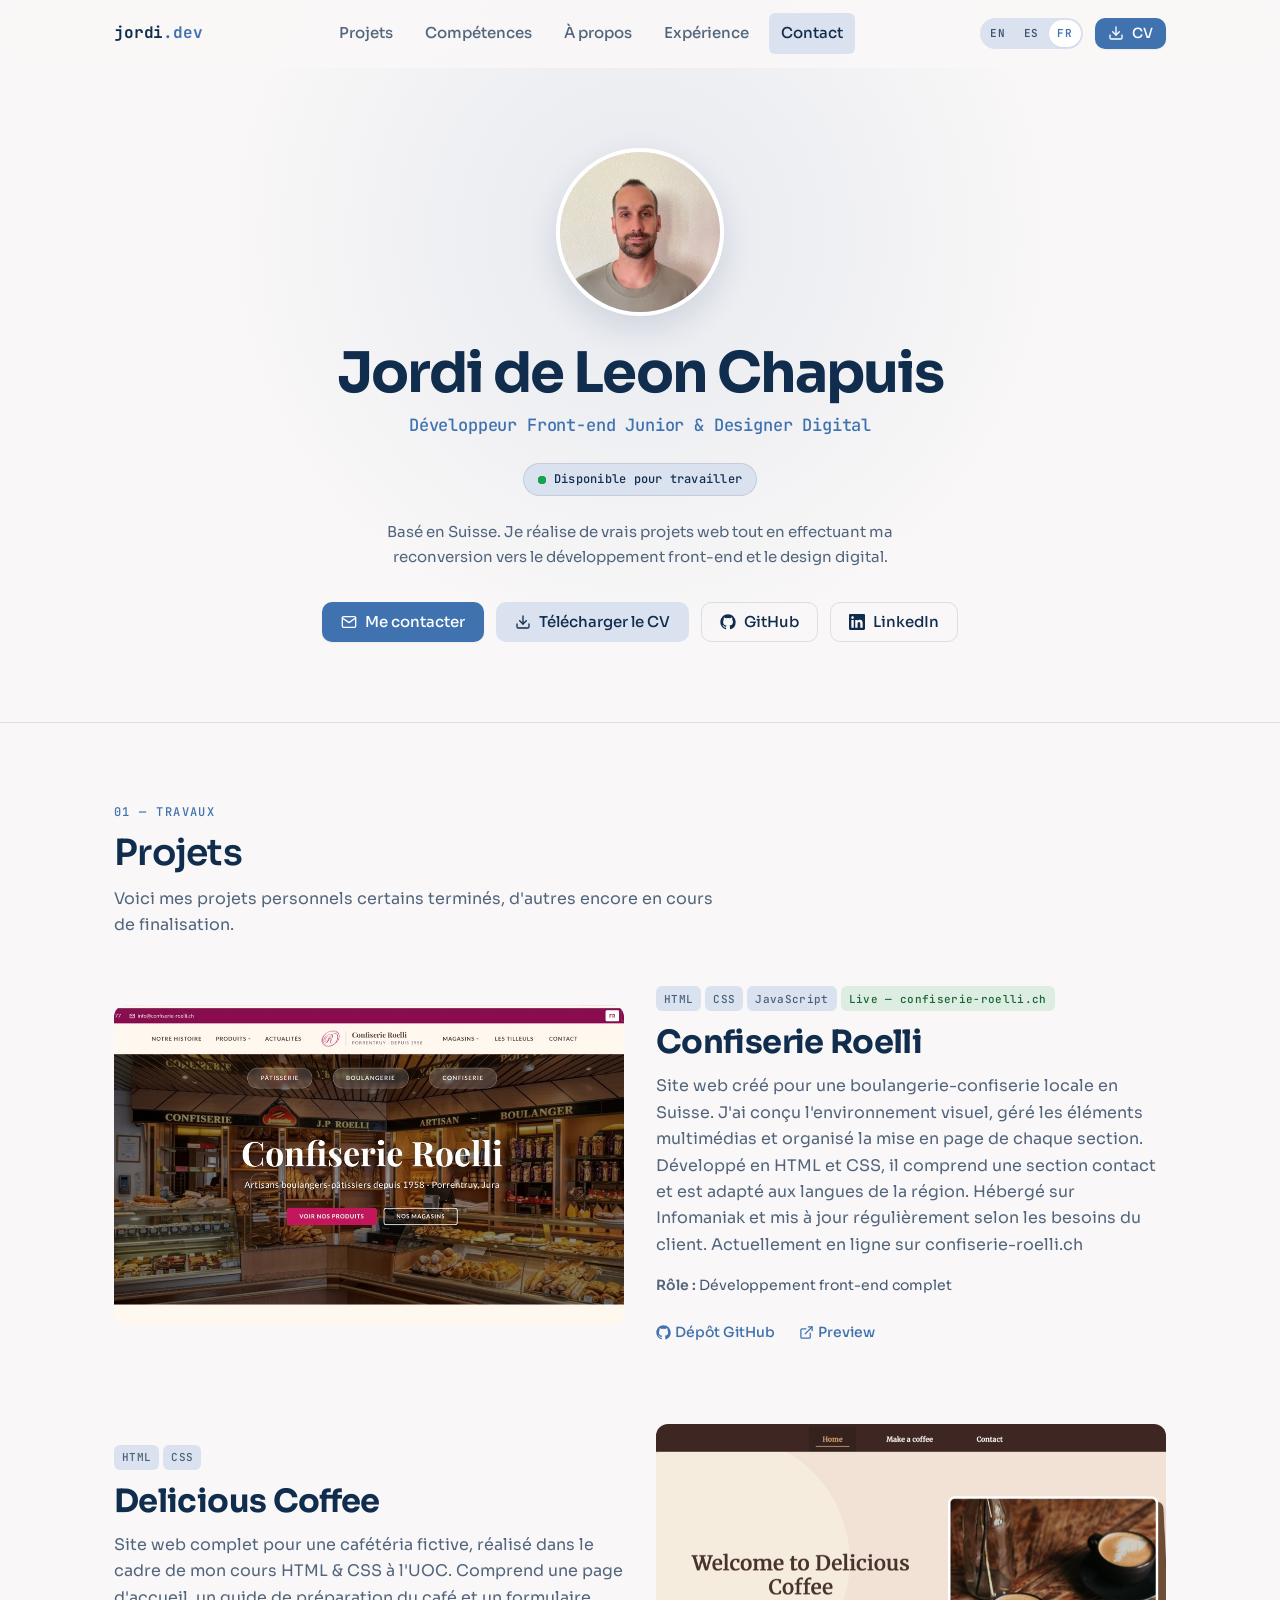
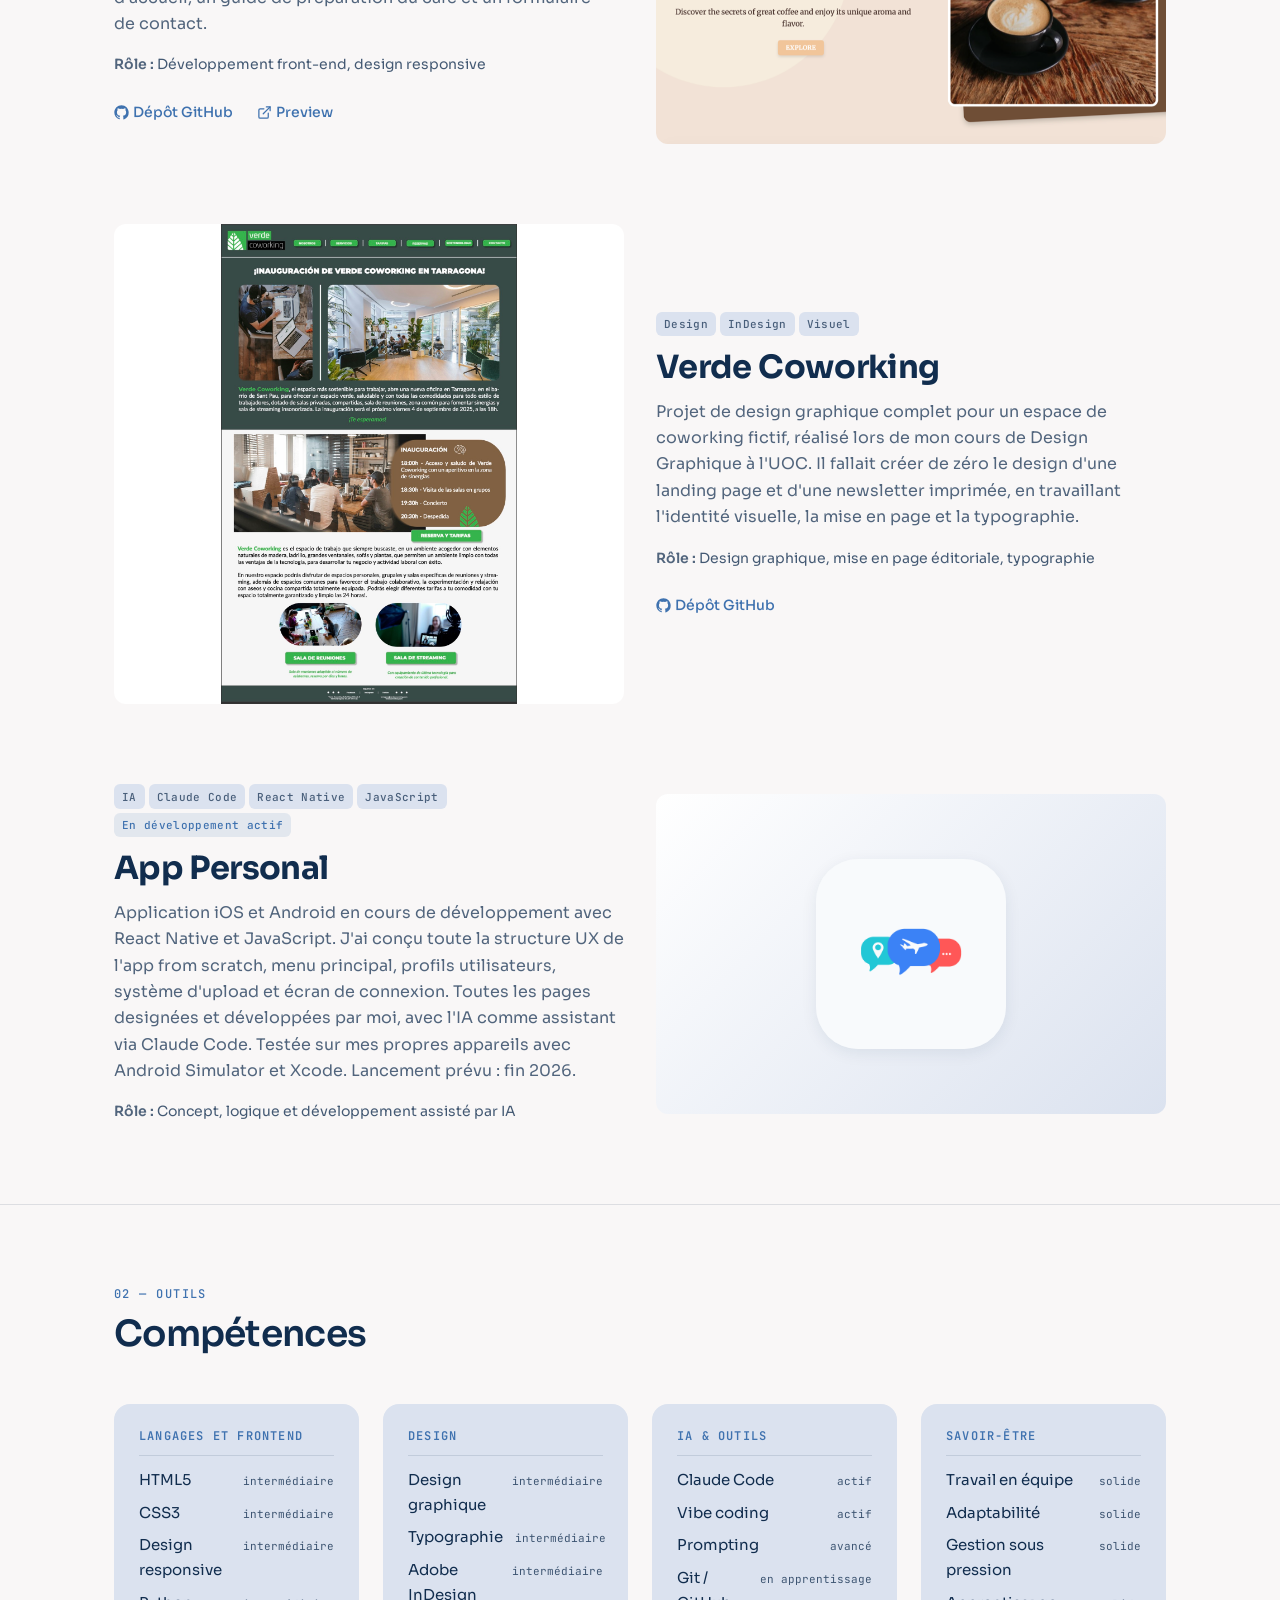
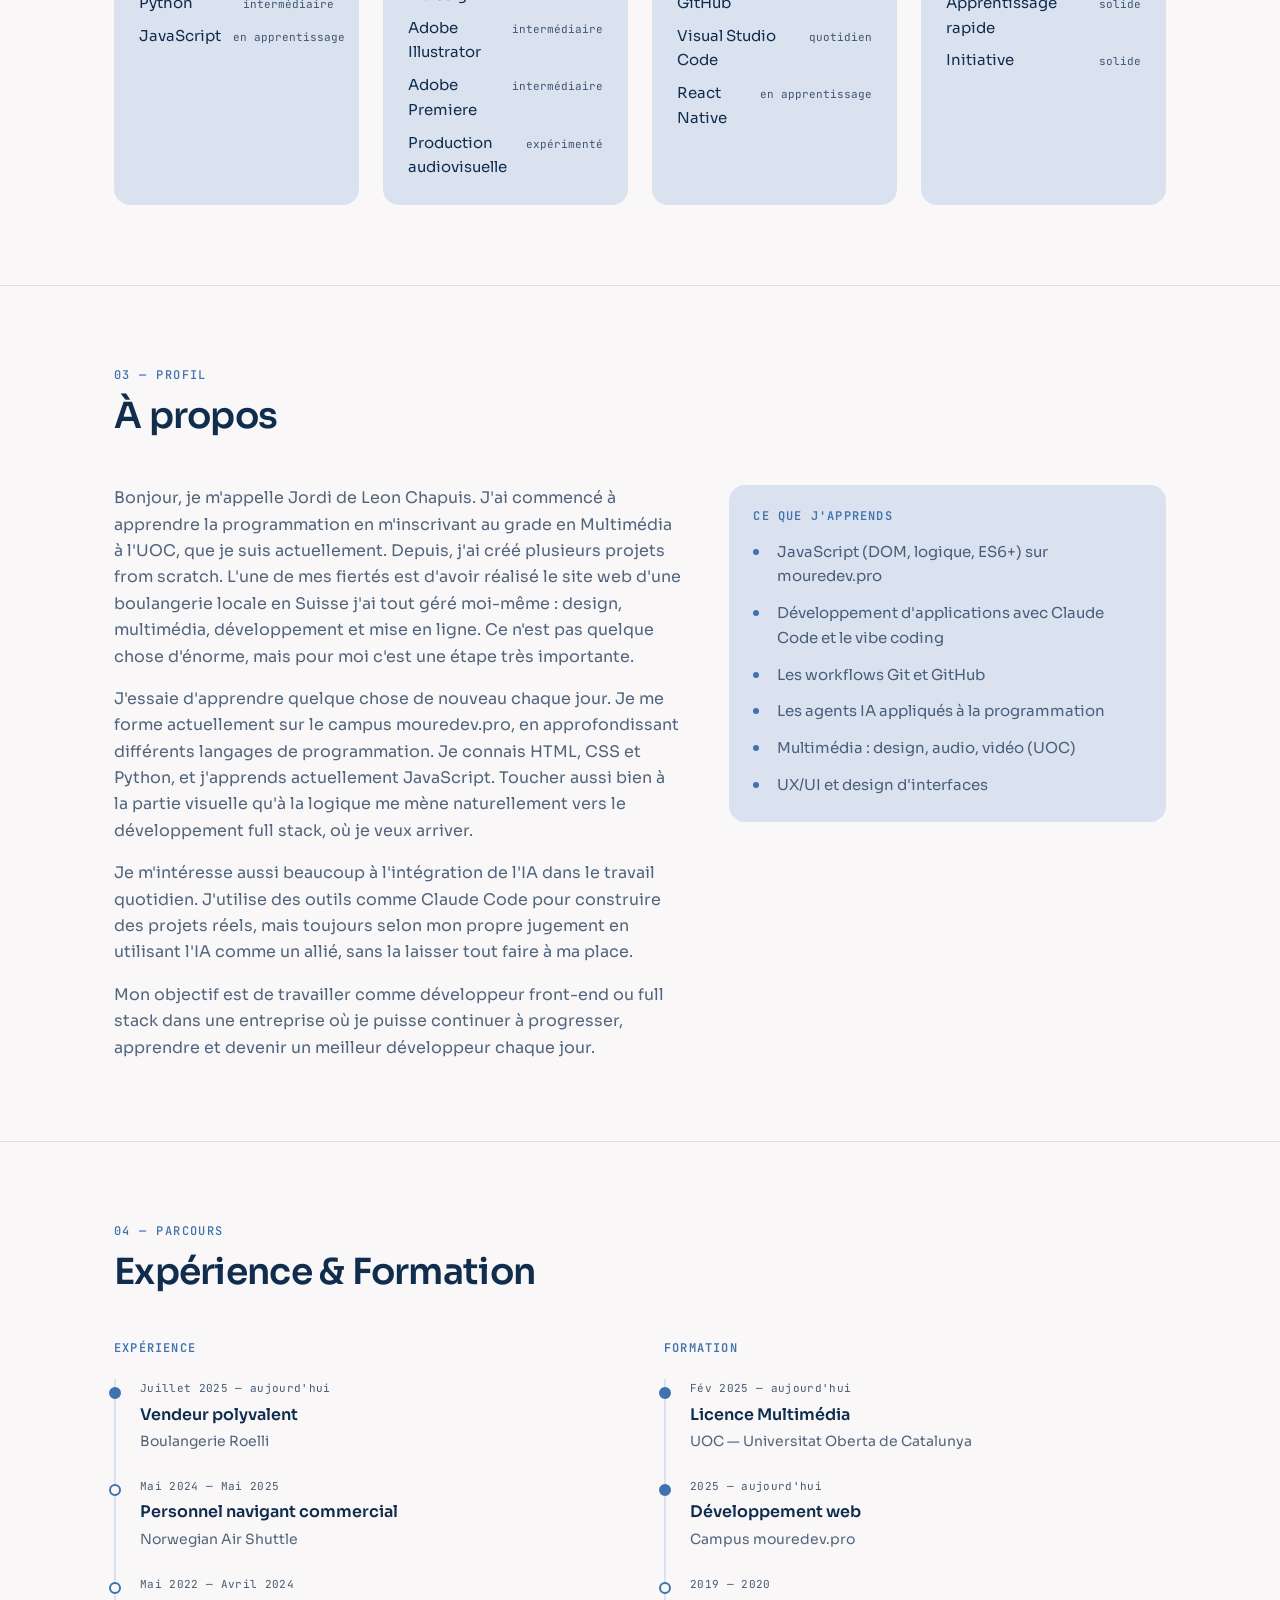
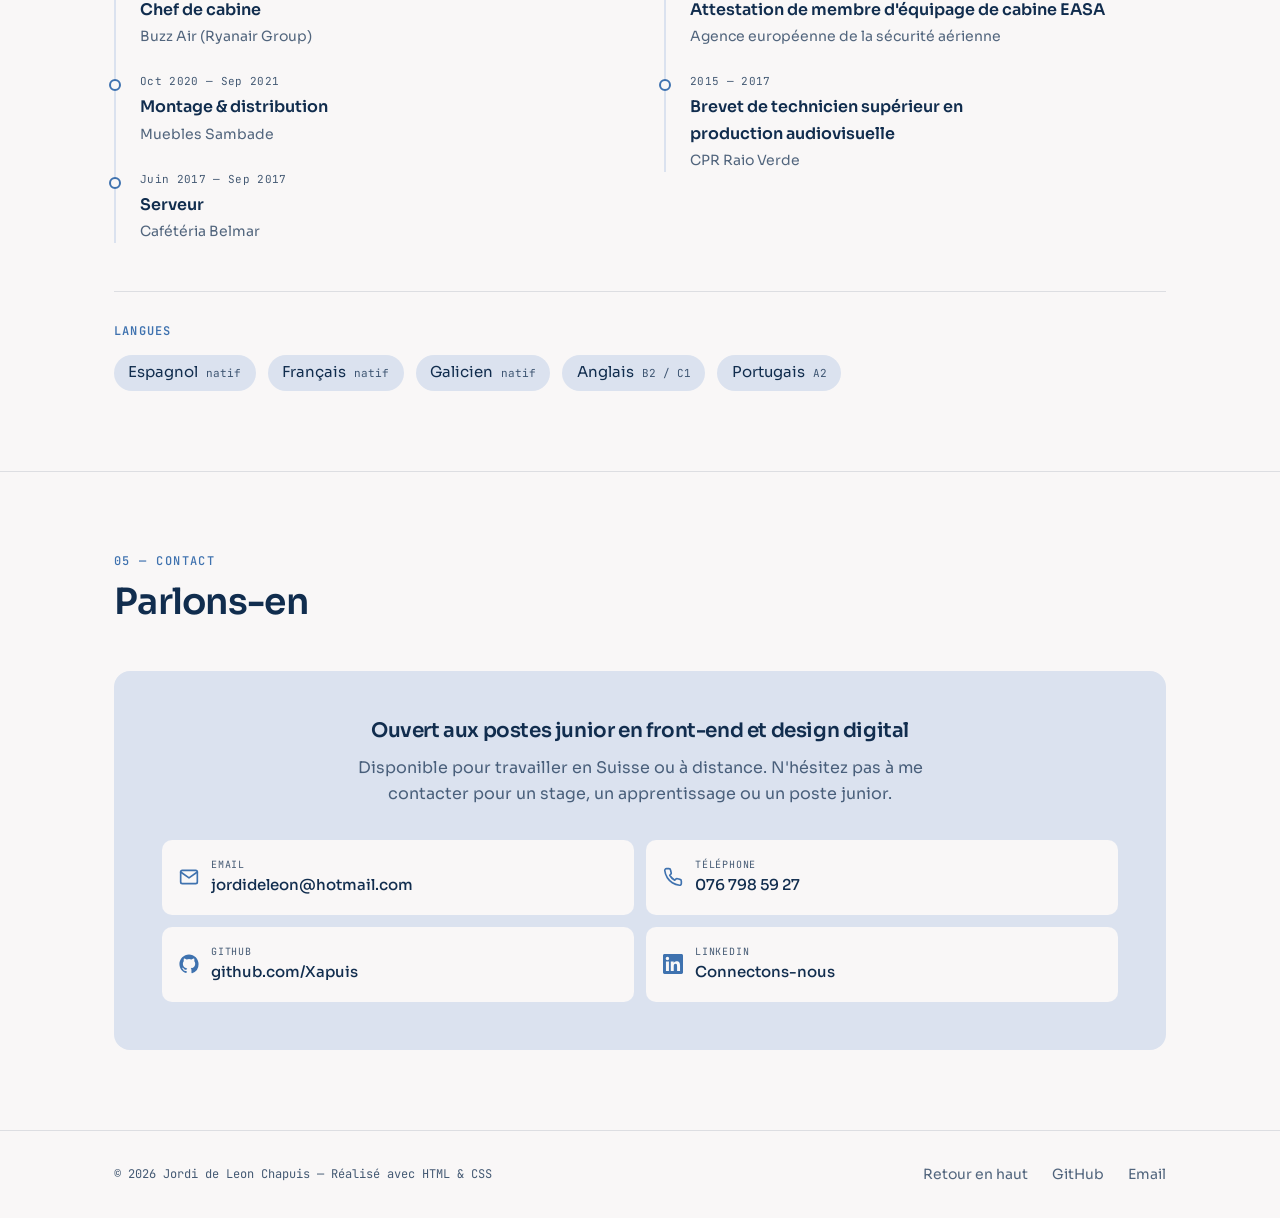
<file: index_fr.html>
<!DOCTYPE html>
<html lang="fr">
<head>
  <meta charset="UTF-8">
  <meta name="viewport" content="width=device-width, initial-scale=1.0">
  <title>Jordi de Leon Chapuis — Développeur Front-end Junior &amp; Designer Digital</title>

  <meta name="description" content="Portfolio de Jordi de Leon Chapuis — Développeur Front-end Junior et Designer Digital basé en Suisse.">
  <meta name="author" content="Jordi de Leon Chapuis">
  <meta property="og:type" content="website">
  <meta property="og:title" content="Jordi de Leon Chapuis — Portfolio">
  <meta property="og:description" content="Développeur Front-end Junior et Designer Digital basé en Suisse.">
  <meta property="og:image" content="https://xapuis.github.io/images/screenshot_web2.jpg">
  <meta property="og:url" content="https://xapuis.github.io/index_fr.html">
  <meta property="og:locale" content="fr">
  <meta name="twitter:card" content="summary_large_image">
  <meta name="theme-color" content="#f9f7f7">

  <link rel="canonical" href="https://xapuis.github.io/index_fr.html">
  <link rel="alternate" hreflang="en" href="https://xapuis.github.io/index.html">
  <link rel="alternate" hreflang="es" href="https://xapuis.github.io/index_es.html">
  <link rel="alternate" hreflang="fr" href="https://xapuis.github.io/index_fr.html">
  <link rel="alternate" hreflang="x-default" href="https://xapuis.github.io/index.html">

  <link rel="preconnect" href="https://fonts.googleapis.com">
  <link rel="preconnect" href="https://fonts.gstatic.com" crossorigin>
  <link href="https://fonts.googleapis.com/css2?family=JetBrains+Mono:wght@400;500;600;700&family=Sora:wght@400;500;600;700&display=swap" rel="stylesheet">

  <link rel="stylesheet" href="style.css">
</head>
<body>

  <a class="skip-link" href="#main">Aller au contenu</a>

  <!-- ====================== NAV ====================== -->
  <header class="nav" id="nav">
    <div class="container nav__inner">
      <a class="nav__logo" href="#top" aria-label="jordi.dev — accueil">jordi<span>.dev</span></a>

      <nav class="nav__menu" id="nav-menu" aria-label="Principal">
        <a class="nav__link" href="#projects">Projets</a>
        <a class="nav__link" href="#skills">Compétences</a>
        <a class="nav__link" href="#about">À propos</a>
        <a class="nav__link" href="#experience">Expérience</a>
        <a class="nav__link" href="#contact">Contact</a>
        <a class="btn btn--primary btn--sm btn--cv-mobile" href="CV%20Programmer%202027.pdf?v=2027-09" target="_blank" rel="noopener">Télécharger le CV</a>
      </nav>

      <div class="nav__actions">
        <div class="lang" role="group" aria-label="Langue">
          <a class="lang__item" href="index.html" hreflang="en">EN</a>
          <a class="lang__item" href="index_es.html" hreflang="es">ES</a>
          <a class="lang__item" href="index_fr.html" aria-current="true" hreflang="fr">FR</a>
        </div>

        <a class="btn btn--primary btn--sm btn--cv" href="CV%20Programmer%202027.pdf?v=2027-09" target="_blank" rel="noopener">
          <svg class="icon" viewBox="0 0 24 24" fill="none" stroke="currentColor" stroke-width="2" stroke-linecap="round" stroke-linejoin="round" aria-hidden="true"><path d="M21 15v4a2 2 0 0 1-2 2H5a2 2 0 0 1-2-2v-4"></path><polyline points="7 10 12 15 17 10"></polyline><line x1="12" y1="15" x2="12" y2="3"></line></svg>
          CV
        </a>

        <button class="nav__toggle" id="nav-toggle" type="button" aria-label="Ouvrir le menu" aria-expanded="false" aria-controls="nav-menu">
          <span></span><span></span><span></span>
        </button>
      </div>
    </div>
  </header>

  <main id="main">
    <span id="top"></span>

    <!-- ====================== HERO ====================== -->
    <section class="hero">
      <div class="container hero__inner reveal">
        <img class="hero__photo" src="images/cv.picture.jpg" alt="Portrait de Jordi de Leon Chapuis" width="168" height="168">

        <div>
          <h1 class="hero__name">Jordi de Leon Chapuis</h1>
          <p class="hero__role">Développeur Front-end Junior &amp; Designer Digital</p>
        </div>

        <span class="badge">
          <span class="badge__dot" aria-hidden="true"></span>
          Disponible pour travailler
        </span>

        <p class="hero__location">
          Basé en Suisse. Je réalise de vrais projets web tout en effectuant ma
          reconversion vers le développement front-end et le design digital.
        </p>

        <div class="hero__actions">
          <a class="btn btn--primary" href="#contact">
            <svg class="icon" viewBox="0 0 24 24" fill="none" stroke="currentColor" stroke-width="2" stroke-linecap="round" stroke-linejoin="round" aria-hidden="true"><path d="M4 4h16c1.1 0 2 .9 2 2v12c0 1.1-.9 2-2 2H4c-1.1 0-2-.9-2-2V6c0-1.1.9-2 2-2z"></path><polyline points="22,6 12,13 2,6"></polyline></svg>
            Me contacter
          </a>

          <a class="btn btn--secondary" href="CV%20Programmer%202027.pdf?v=2027-09" target="_blank" rel="noopener">
            <svg class="icon" viewBox="0 0 24 24" fill="none" stroke="currentColor" stroke-width="2" stroke-linecap="round" stroke-linejoin="round" aria-hidden="true"><path d="M21 15v4a2 2 0 0 1-2 2H5a2 2 0 0 1-2-2v-4"></path><polyline points="7 10 12 15 17 10"></polyline><line x1="12" y1="15" x2="12" y2="3"></line></svg>
            Télécharger le CV
          </a>

          <a class="btn btn--ghost" href="https://github.com/Xapuis" target="_blank" rel="noopener">
            <svg class="icon" viewBox="0 0 24 24" fill="currentColor" aria-hidden="true"><path d="M12 .5C5.73.5.5 5.73.5 12c0 5.08 3.29 9.38 7.86 10.9.58.1.79-.25.79-.56v-2c-3.2.7-3.88-1.37-3.88-1.37-.53-1.34-1.29-1.7-1.29-1.7-1.05-.72.08-.7.08-.7 1.16.08 1.77 1.2 1.77 1.2 1.03 1.77 2.7 1.26 3.36.96.1-.75.4-1.26.73-1.55-2.56-.29-5.25-1.28-5.25-5.7 0-1.26.45-2.29 1.19-3.1-.12-.29-.52-1.46.11-3.05 0 0 .97-.31 3.18 1.18a11 11 0 0 1 5.8 0c2.2-1.49 3.17-1.18 3.17-1.18.63 1.59.23 2.76.12 3.05.74.81 1.18 1.84 1.18 3.1 0 4.43-2.69 5.4-5.26 5.69.41.36.78 1.06.78 2.14v3.17c0 .31.21.67.8.56A11.51 11.51 0 0 0 23.5 12C23.5 5.73 18.27.5 12 .5z"></path></svg>
            GitHub
          </a>

          <a class="btn btn--ghost" href="https://www.linkedin.com/in/jordi-de-leon-chapuis-488936340/" target="_blank" rel="noopener">
            <svg class="icon" viewBox="0 0 24 24" fill="currentColor" aria-hidden="true"><path d="M20.45 20.45h-3.56v-5.57c0-1.33-.03-3.04-1.85-3.04-1.85 0-2.14 1.45-2.14 2.94v5.67H9.35V9h3.41v1.56h.05a3.74 3.74 0 0 1 3.37-1.85c3.6 0 4.27 2.37 4.27 5.46v6.28zM5.34 7.43a2.07 2.07 0 1 1 0-4.14 2.07 2.07 0 0 1 0 4.14zm1.78 13.02H3.55V9h3.57v11.45zM22.22 0H1.77C.79 0 0 .77 0 1.73v20.54C0 23.22.79 24 1.77 24h20.45c.98 0 1.78-.78 1.78-1.73V1.73C24 .77 23.2 0 22.22 0z"></path></svg>
            LinkedIn
          </a>
        </div>
      </div>
    </section>

    <!-- ====================== PROJETS ====================== -->
    <section class="section" id="projects">
      <div class="container">
        <header class="section__header reveal">
          <span class="section__label">01 — Travaux</span>
          <h2>Projets</h2>
          <p class="section__intro">
            Voici mes projets personnels certains terminés, d'autres encore en
            cours de finalisation.
          </p>
        </header>

        <div class="projects reveal-stagger">

          <!-- Confiserie Roelli -->
          <article class="project">
            <div class="project__media">
              <img class="project__shot" src="images/screenshot_web2.jpg" alt="Capture du site Confiserie Roelli" loading="lazy">
            </div>
            <div class="project__body">
              <div class="tags">
                <span class="tag">HTML</span>
                <span class="tag">CSS</span>
                <span class="tag">JavaScript</span>
                <span class="tag tag--client">Live — confiserie-roelli.ch</span>
              </div>
              <h3 class="project__title">Confiserie Roelli</h3>
              <p class="project__desc">
                Site web créé pour une boulangerie-confiserie locale en Suisse.
                J'ai conçu l'environnement visuel, géré les éléments multimédias
                et organisé la mise en page de chaque section. Développé en HTML
                et CSS, il comprend une section contact et est adapté aux langues
                de la région. Hébergé sur Infomaniak et mis à jour régulièrement
                selon les besoins du client. Actuellement en ligne sur confiserie-roelli.ch
              </p>
              <p class="project__role"><strong>Rôle :</strong> Développement front-end complet</p>
              <div class="project__links">
                <a class="project__link" href="https://github.com/Xapuis/Confiserie-Roelli" target="_blank" rel="noopener">
                  <svg class="icon" viewBox="0 0 24 24" fill="currentColor" aria-hidden="true"><path d="M12 .5C5.73.5.5 5.73.5 12c0 5.08 3.29 9.38 7.86 10.9.58.1.79-.25.79-.56v-2c-3.2.7-3.88-1.37-3.88-1.37-.53-1.34-1.29-1.7-1.29-1.7-1.05-.72.08-.7.08-.7 1.16.08 1.77 1.2 1.77 1.2 1.03 1.77 2.7 1.26 3.36.96.1-.75.4-1.26.73-1.55-2.56-.29-5.25-1.28-5.25-5.7 0-1.26.45-2.29 1.19-3.1-.12-.29-.52-1.46.11-3.05 0 0 .97-.31 3.18 1.18a11 11 0 0 1 5.8 0c2.2-1.49 3.17-1.18 3.17-1.18.63 1.59.23 2.76.12 3.05.74.81 1.18 1.84 1.18 3.1 0 4.43-2.69 5.4-5.26 5.69.41.36.78 1.06.78 2.14v3.17c0 .31.21.67.8.56A11.51 11.51 0 0 0 23.5 12C23.5 5.73 18.27.5 12 .5z"></path></svg>
                  Dépôt GitHub
                </a>
                <a class="project__link" href="https://confiserie-roelli.ch" target="_blank" rel="noopener">
                  <svg class="icon" viewBox="0 0 24 24" fill="none" stroke="currentColor" stroke-width="2" stroke-linecap="round" stroke-linejoin="round" aria-hidden="true"><path d="M18 13v6a2 2 0 0 1-2 2H5a2 2 0 0 1-2-2V8a2 2 0 0 1 2-2h6"></path><polyline points="15 3 21 3 21 9"></polyline><line x1="10" y1="14" x2="21" y2="3"></line></svg>
                  Preview
                </a>
              </div>
            </div>
          </article>

          <!-- Delicious Coffee -->
          <article class="project">
            <div class="project__media">
              <img class="project__shot" src="images/screenshot_CoffeWeb.jpg" alt="Capture du site Delicious Coffee" loading="lazy">
            </div>
            <div class="project__body">
              <div class="tags">
                <span class="tag">HTML</span>
                <span class="tag">CSS</span>
              </div>
              <h3 class="project__title">Delicious Coffee</h3>
              <p class="project__desc">
                Site web complet pour une cafétéria fictive, réalisé dans le cadre de mon cours HTML &amp; CSS à l'UOC. Comprend une page d'accueil, un guide de préparation du café et un formulaire de contact.
              </p>
              <p class="project__role"><strong>Rôle :</strong> Développement front-end, design responsive</p>
              <div class="project__links">
                <a class="project__link" href="https://github.com/Xapuis/proyect-html-css" target="_blank" rel="noopener">
                  <svg class="icon" viewBox="0 0 24 24" fill="currentColor" aria-hidden="true"><path d="M12 .5C5.73.5.5 5.73.5 12c0 5.08 3.29 9.38 7.86 10.9.58.1.79-.25.79-.56v-2c-3.2.7-3.88-1.37-3.88-1.37-.53-1.34-1.29-1.7-1.29-1.7-1.05-.72.08-.7.08-.7 1.16.08 1.77 1.2 1.77 1.2 1.03 1.77 2.7 1.26 3.36.96.1-.75.4-1.26.73-1.55-2.56-.29-5.25-1.28-5.25-5.7 0-1.26.45-2.29 1.19-3.1-.12-.29-.52-1.46.11-3.05 0 0 .97-.31 3.18 1.18a11 11 0 0 1 5.8 0c2.2-1.49 3.17-1.18 3.17-1.18.63 1.59.23 2.76.12 3.05.74.81 1.18 1.84 1.18 3.1 0 4.43-2.69 5.4-5.26 5.69.41.36.78 1.06.78 2.14v3.17c0 .31.21.67.8.56A11.51 11.51 0 0 0 23.5 12C23.5 5.73 18.27.5 12 .5z"></path></svg>
                  Dépôt GitHub
                </a>
                <a class="project__link" href="https://xapuis.github.io/Proyect-html-css" target="_blank" rel="noopener">
                  <svg class="icon" viewBox="0 0 24 24" fill="none" stroke="currentColor" stroke-width="2" stroke-linecap="round" stroke-linejoin="round" aria-hidden="true"><path d="M18 13v6a2 2 0 0 1-2 2H5a2 2 0 0 1-2-2V8a2 2 0 0 1 2-2h6"></path><polyline points="15 3 21 3 21 9"></polyline><line x1="10" y1="14" x2="21" y2="3"></line></svg>
                  Preview
                </a>
              </div>
            </div>
          </article>

          <!-- Verde Coworking -->
          <article class="project">
            <div class="project__media project__media--tall">
              <img class="project__shot project__shot--contain" src="images/screnshoot_graphicdesign.jpg" alt="Mise en page graphique pour Verde Coworking" loading="lazy">
            </div>
            <div class="project__body">
              <div class="tags">
                <span class="tag">Design</span>
                <span class="tag">InDesign</span>
                <span class="tag">Visuel</span>
              </div>
              <h3 class="project__title">Verde Coworking</h3>
              <p class="project__desc">
                Projet de design graphique complet pour un espace de coworking fictif, réalisé lors de mon cours de Design Graphique à l'UOC. Il fallait créer de zéro le design d'une landing page et d'une newsletter imprimée, en travaillant l'identité visuelle, la mise en page et la typographie.
              </p>
              <p class="project__role"><strong>Rôle :</strong> Design graphique, mise en page éditoriale, typographie</p>
              <div class="project__links">
                <a class="project__link" href="https://github.com/Xapuis/proyect-graphic-design" target="_blank" rel="noopener">
                  <svg class="icon" viewBox="0 0 24 24" fill="currentColor" aria-hidden="true"><path d="M12 .5C5.73.5.5 5.73.5 12c0 5.08 3.29 9.38 7.86 10.9.58.1.79-.25.79-.56v-2c-3.2.7-3.88-1.37-3.88-1.37-.53-1.34-1.29-1.7-1.29-1.7-1.05-.72.08-.7.08-.7 1.16.08 1.77 1.2 1.77 1.2 1.03 1.77 2.7 1.26 3.36.96.1-.75.4-1.26.73-1.55-2.56-.29-5.25-1.28-5.25-5.7 0-1.26.45-2.29 1.19-3.1-.12-.29-.52-1.46.11-3.05 0 0 .97-.31 3.18 1.18a11 11 0 0 1 5.8 0c2.2-1.49 3.17-1.18 3.17-1.18.63 1.59.23 2.76.12 3.05.74.81 1.18 1.84 1.18 3.1 0 4.43-2.69 5.4-5.26 5.69.41.36.78 1.06.78 2.14v3.17c0 .31.21.67.8.56A11.51 11.51 0 0 0 23.5 12C23.5 5.73 18.27.5 12 .5z"></path></svg>
                  Dépôt GitHub
                </a>
              </div>
            </div>
          </article>

          <!-- App Personal -->
          <article class="project">
            <div class="project__media project__media--placeholder">
              <img class="project__appicon" src="images/app.png" alt="Icône de l'application personnelle" width="2000" height="2000" loading="lazy">
            </div>
            <div class="project__body">
              <div class="tags">
                <span class="tag">IA</span>
                <span class="tag">Claude Code</span>
                <span class="tag">React Native</span>
                <span class="tag">JavaScript</span>
                <span class="tag tag--status">En développement actif</span>
              </div>
              <h3 class="project__title">App Personal</h3>
              <p class="project__desc">
                Application iOS et Android en cours de développement avec React
                Native et JavaScript. J'ai conçu toute la structure UX de l'app
                from scratch, menu principal, profils utilisateurs, système
                d'upload et écran de connexion. Toutes les pages designées et
                développées par moi, avec l'IA comme assistant via Claude Code.
                Testée sur mes propres appareils avec Android Simulator et
                Xcode. Lancement prévu : fin 2026.
              </p>
              <p class="project__role"><strong>Rôle :</strong> Concept, logique et développement assisté par IA</p>
            </div>
          </article>

        </div>
      </div>
    </section>

    <!-- ====================== COMPÉTENCES ====================== -->
    <section class="section" id="skills">
      <div class="container">
        <header class="section__header reveal">
          <span class="section__label">02 — Outils</span>
          <h2>Compétences</h2>
        </header>

        <div class="skills reveal-stagger">

          <div class="skill-group">
            <h3 class="skill-group__title">Langages et Frontend</h3>
            <ul class="skill-list">
              <li class="skill"><span>HTML5</span><span class="skill__level">intermédiaire</span></li>
              <li class="skill"><span>CSS3</span><span class="skill__level">intermédiaire</span></li>
              <li class="skill"><span>Design responsive</span><span class="skill__level">intermédiaire</span></li>
              <li class="skill"><span>Python</span><span class="skill__level">intermédiaire</span></li>
              <li class="skill"><span>JavaScript</span><span class="skill__level">en apprentissage</span></li>
            </ul>
          </div>

          <div class="skill-group">
            <h3 class="skill-group__title">Design</h3>
            <ul class="skill-list">
              <li class="skill"><span>Design graphique</span><span class="skill__level">intermédiaire</span></li>
              <li class="skill"><span>Typographie</span><span class="skill__level">intermédiaire</span></li>
              <li class="skill"><span>Adobe InDesign</span><span class="skill__level">intermédiaire</span></li>
              <li class="skill"><span>Adobe Illustrator</span><span class="skill__level">intermédiaire</span></li>
              <li class="skill"><span>Adobe Premiere</span><span class="skill__level">intermédiaire</span></li>
              <li class="skill"><span>Production audiovisuelle</span><span class="skill__level">expérimenté</span></li>
            </ul>
          </div>

          <div class="skill-group">
            <h3 class="skill-group__title">IA &amp; Outils</h3>
            <ul class="skill-list">
              <li class="skill"><span>Claude Code</span><span class="skill__level">actif</span></li>
              <li class="skill"><span>Vibe coding</span><span class="skill__level">actif</span></li>
              <li class="skill"><span>Prompting</span><span class="skill__level">avancé</span></li>
              <li class="skill"><span>Git / GitHub</span><span class="skill__level">en apprentissage</span></li>
              <li class="skill"><span>Visual Studio Code</span><span class="skill__level">quotidien</span></li>
              <li class="skill"><span>React Native</span><span class="skill__level">en apprentissage</span></li>
            </ul>
          </div>

          <div class="skill-group">
            <h3 class="skill-group__title">Savoir-être</h3>
            <ul class="skill-list">
              <li class="skill"><span>Travail en équipe</span><span class="skill__level">solide</span></li>
              <li class="skill"><span>Adaptabilité</span><span class="skill__level">solide</span></li>
              <li class="skill"><span>Gestion sous pression</span><span class="skill__level">solide</span></li>
              <li class="skill"><span>Apprentissage rapide</span><span class="skill__level">solide</span></li>
              <li class="skill"><span>Initiative</span><span class="skill__level">solide</span></li>
            </ul>
          </div>

        </div>
      </div>
    </section>

    <!-- ====================== À PROPOS ====================== -->
    <section class="section" id="about">
      <div class="container">
        <header class="section__header reveal">
          <span class="section__label">03 — Profil</span>
          <h2>À propos</h2>
        </header>

        <div class="about reveal">
          <div class="about__text">
            <p>
              Bonjour, je m'appelle Jordi de Leon Chapuis. J'ai commencé à
              apprendre la programmation en m'inscrivant au grade en Multimédia à
              l'UOC, que je suis actuellement. Depuis, j'ai créé plusieurs
              projets from scratch. L'une de mes fiertés est d'avoir réalisé le
              site web d'une boulangerie locale en Suisse j'ai tout géré
              moi-même : design, multimédia, développement et mise en ligne. Ce
              n'est pas quelque chose d'énorme, mais pour moi c'est une étape
              très importante.
            </p>
            <p>
              J'essaie d'apprendre quelque chose de nouveau chaque jour. Je me
              forme actuellement sur le campus mouredev.pro, en approfondissant
              différents langages de programmation. Je connais HTML, CSS et
              Python, et j'apprends actuellement JavaScript. Toucher aussi bien
              à la partie visuelle qu'à la logique me mène naturellement vers le
              développement full stack, où je veux arriver.
            </p>
            <p>
              Je m'intéresse aussi beaucoup à l'intégration de l'IA dans le
              travail quotidien. J'utilise des outils comme Claude Code pour
              construire des projets réels, mais toujours selon mon propre
              jugement en utilisant l'IA comme un allié, sans la laisser tout
              faire à ma place.
            </p>
            <p>
              Mon objectif est de travailler comme développeur front-end ou full
              stack dans une entreprise où je puisse continuer à progresser,
              apprendre et devenir un meilleur développeur chaque jour.
            </p>
          </div>

          <aside class="about__card">
            <h3 class="about__card-title">Ce que j'apprends</h3>
            <ul class="learning-list">
              <li>JavaScript (DOM, logique, ES6+) sur mouredev.pro</li>
              <li>Développement d'applications avec Claude Code et le vibe coding</li>
              <li>Les workflows Git et GitHub</li>
              <li>Les agents IA appliqués à la programmation</li>
              <li>Multimédia : design, audio, vidéo (UOC)</li>
              <li>UX/UI et design d'interfaces</li>
            </ul>
          </aside>
        </div>
      </div>
    </section>

    <!-- ====================== EXPÉRIENCE & FORMATION ====================== -->
    <section class="section" id="experience">
      <div class="container">
        <header class="section__header reveal">
          <span class="section__label">04 — Parcours</span>
          <h2>Expérience &amp; Formation</h2>
        </header>

        <div class="timelines reveal">

          <div class="timeline">
            <h3 class="timeline__title">Expérience</h3>
            <ul class="timeline__list">
              <li class="timeline__item timeline__item--current">
                <span class="timeline__date">Juillet 2025 — aujourd'hui</span>
                <p class="timeline__role">Vendeur polyvalent</p>
                <p class="timeline__org">Boulangerie Roelli</p>
              </li>
              <li class="timeline__item">
                <span class="timeline__date">Mai 2024 — Mai 2025</span>
                <p class="timeline__role">Personnel navigant commercial</p>
                <p class="timeline__org">Norwegian Air Shuttle</p>
              </li>
              <li class="timeline__item">
                <span class="timeline__date">Mai 2022 — Avril 2024</span>
                <p class="timeline__role">Chef de cabine</p>
                <p class="timeline__org">Buzz Air (Ryanair Group)</p>
              </li>
              <li class="timeline__item">
                <span class="timeline__date">Oct 2020 — Sep 2021</span>
                <p class="timeline__role">Montage &amp; distribution</p>
                <p class="timeline__org">Muebles Sambade</p>
              </li>
              <li class="timeline__item">
                <span class="timeline__date">Juin 2017 — Sep 2017</span>
                <p class="timeline__role">Serveur</p>
                <p class="timeline__org">Cafétéria Belmar</p>
              </li>
            </ul>
          </div>

          <div class="timeline">
            <h3 class="timeline__title">Formation</h3>
            <ul class="timeline__list">
              <li class="timeline__item timeline__item--current">
                <span class="timeline__date">Fév 2025 — aujourd'hui</span>
                <p class="timeline__role">Licence Multimédia</p>
                <p class="timeline__org">UOC — Universitat Oberta de Catalunya</p>
              </li>
              <li class="timeline__item timeline__item--current">
                <span class="timeline__date">2025 — aujourd'hui</span>
                <p class="timeline__role">Développement web</p>
                <p class="timeline__org">Campus mouredev.pro</p>
              </li>
              <li class="timeline__item">
                <span class="timeline__date">2019 — 2020</span>
                <p class="timeline__role">Attestation de membre d'équipage de cabine EASA</p>
                <p class="timeline__org">Agence européenne de la sécurité aérienne</p>
              </li>
              <li class="timeline__item">
                <span class="timeline__date">2015 — 2017</span>
                <p class="timeline__role">Brevet de technicien supérieur en production audiovisuelle</p>
                <p class="timeline__org">CPR Raio Verde</p>
              </li>
            </ul>
          </div>

        </div>

        <div class="languages reveal">
          <h3 class="languages__title">Langues</h3>
          <ul class="languages__list">
            <li class="language">Espagnol <span class="language__level">natif</span></li>
            <li class="language">Français <span class="language__level">natif</span></li>
            <li class="language">Galicien <span class="language__level">natif</span></li>
            <li class="language">Anglais <span class="language__level">B2 / C1</span></li>
            <li class="language">Portugais <span class="language__level">A2</span></li>
          </ul>
        </div>
      </div>
    </section>

    <!-- ====================== CONTACT ====================== -->
    <section class="section" id="contact">
      <div class="container">
        <header class="section__header reveal">
          <span class="section__label">05 — Contact</span>
          <h2>Parlons-en</h2>
        </header>

        <div class="contact-card reveal">
          <h3 class="contact-card__title">Ouvert aux postes junior en front-end et design digital</h3>
          <p class="contact-card__text">
            Disponible pour travailler en Suisse ou à distance. N'hésitez pas à me
            contacter pour un stage, un apprentissage ou un poste junior.
          </p>

          <div class="contact-list">
            <a class="contact-item" href="mailto:jordideleon@hotmail.com">
              <svg class="icon" viewBox="0 0 24 24" fill="none" stroke="currentColor" stroke-width="2" stroke-linecap="round" stroke-linejoin="round" aria-hidden="true"><path d="M4 4h16c1.1 0 2 .9 2 2v12c0 1.1-.9 2-2 2H4c-1.1 0-2-.9-2-2V6c0-1.1.9-2 2-2z"></path><polyline points="22,6 12,13 2,6"></polyline></svg>
              <span>
                <span class="contact-item__label">Email</span>
                <span class="contact-item__value">jordideleon@hotmail.com</span>
              </span>
            </a>

            <a class="contact-item" href="tel:+41767985927">
              <svg class="icon" viewBox="0 0 24 24" fill="none" stroke="currentColor" stroke-width="2" stroke-linecap="round" stroke-linejoin="round" aria-hidden="true"><path d="M22 16.92v3a2 2 0 0 1-2.18 2 19.79 19.79 0 0 1-8.63-3.07 19.5 19.5 0 0 1-6-6 19.79 19.79 0 0 1-3.07-8.67A2 2 0 0 1 4.11 2h3a2 2 0 0 1 2 1.72c.13.96.36 1.9.68 2.81a2 2 0 0 1-.45 2.11L8.09 9.91a16 16 0 0 0 6 6l1.27-1.27a2 2 0 0 1 2.11-.45c.9.32 1.85.55 2.81.68A2 2 0 0 1 22 16.92z"></path></svg>
              <span>
                <span class="contact-item__label">Téléphone</span>
                <span class="contact-item__value">076 798 59 27</span>
              </span>
            </a>

            <a class="contact-item" href="https://github.com/Xapuis" target="_blank" rel="noopener">
              <svg class="icon" viewBox="0 0 24 24" fill="currentColor" aria-hidden="true"><path d="M12 .5C5.73.5.5 5.73.5 12c0 5.08 3.29 9.38 7.86 10.9.58.1.79-.25.79-.56v-2c-3.2.7-3.88-1.37-3.88-1.37-.53-1.34-1.29-1.7-1.29-1.7-1.05-.72.08-.7.08-.7 1.16.08 1.77 1.2 1.77 1.2 1.03 1.77 2.7 1.26 3.36.96.1-.75.4-1.26.73-1.55-2.56-.29-5.25-1.28-5.25-5.7 0-1.26.45-2.29 1.19-3.1-.12-.29-.52-1.46.11-3.05 0 0 .97-.31 3.18 1.18a11 11 0 0 1 5.8 0c2.2-1.49 3.17-1.18 3.17-1.18.63 1.59.23 2.76.12 3.05.74.81 1.18 1.84 1.18 3.1 0 4.43-2.69 5.4-5.26 5.69.41.36.78 1.06.78 2.14v3.17c0 .31.21.67.8.56A11.51 11.51 0 0 0 23.5 12C23.5 5.73 18.27.5 12 .5z"></path></svg>
              <span>
                <span class="contact-item__label">GitHub</span>
                <span class="contact-item__value">github.com/Xapuis</span>
              </span>
            </a>

            <a class="contact-item" href="https://www.linkedin.com/in/jordi-de-leon-chapuis-488936340/" target="_blank" rel="noopener">
              <svg class="icon" viewBox="0 0 24 24" fill="currentColor" aria-hidden="true"><path d="M20.45 20.45h-3.56v-5.57c0-1.33-.03-3.04-1.85-3.04-1.85 0-2.14 1.45-2.14 2.94v5.67H9.35V9h3.41v1.56h.05a3.74 3.74 0 0 1 3.37-1.85c3.6 0 4.27 2.37 4.27 5.46v6.28zM5.34 7.43a2.07 2.07 0 1 1 0-4.14 2.07 2.07 0 0 1 0 4.14zm1.78 13.02H3.55V9h3.57v11.45zM22.22 0H1.77C.79 0 0 .77 0 1.73v20.54C0 23.22.79 24 1.77 24h20.45c.98 0 1.78-.78 1.78-1.73V1.73C24 .77 23.2 0 22.22 0z"></path></svg>
              <span>
                <span class="contact-item__label">LinkedIn</span>
                <span class="contact-item__value">Connectons-nous</span>
              </span>
            </a>
          </div>
        </div>
      </div>
    </section>

  </main>

  <!-- ====================== FOOTER ====================== -->
  <footer class="footer">
    <div class="container footer__inner">
      <p class="footer__text">© <span id="year">2026</span> Jordi de Leon Chapuis — Réalisé avec HTML &amp; CSS</p>
      <nav class="footer__links" aria-label="Pied de page">
        <a href="#top">Retour en haut</a>
        <a href="https://github.com/Xapuis" target="_blank" rel="noopener">GitHub</a>
        <a href="mailto:jordideleon@hotmail.com">Email</a>
      </nav>
    </div>
  </footer>

  <script>
    (function () {
      "use strict";

      /* ---- Année en cours ---- */
      var yearEl = document.getElementById("year");
      if (yearEl) yearEl.textContent = new Date().getFullYear();

      /* ---- Ombre de la nav au scroll ---- */
      var nav = document.getElementById("nav");
      var onScroll = function () {
        nav.classList.toggle("is-scrolled", window.scrollY > 8);
      };
      onScroll();
      window.addEventListener("scroll", onScroll, { passive: true });

      /* ---- Menu mobile ---- */
      var toggle = document.getElementById("nav-toggle");
      var menu = document.getElementById("nav-menu");

      var closeMenu = function () {
        menu.classList.remove("is-open");
        toggle.setAttribute("aria-expanded", "false");
      };

      toggle.addEventListener("click", function () {
        var open = menu.classList.toggle("is-open");
        toggle.setAttribute("aria-expanded", String(open));
      });

      menu.addEventListener("click", function (e) {
        if (e.target.closest("a")) closeMenu();
      });

      document.addEventListener("keydown", function (e) {
        if (e.key === "Escape") closeMenu();
      });

      /* ---- Apparition au scroll ---- */
      var revealables = document.querySelectorAll(".reveal, .reveal-stagger");

      if ("IntersectionObserver" in window) {
        var observer = new IntersectionObserver(
          function (entries) {
            entries.forEach(function (entry) {
              if (entry.isIntersecting) {
                entry.target.classList.add("is-visible");
                observer.unobserve(entry.target);
              }
            });
          },
          { threshold: 0.12, rootMargin: "0px 0px -60px 0px" }
        );
        revealables.forEach(function (el) {
          observer.observe(el);
        });
      } else {
        revealables.forEach(function (el) {
          el.classList.add("is-visible");
        });
      }

      /* ---- Section active dans la nav ---- */
      var sections = document.querySelectorAll("main section[id]");
      var navLinks = document.querySelectorAll(".nav__link");

      if ("IntersectionObserver" in window && sections.length) {
        var spy = new IntersectionObserver(
          function (entries) {
            entries.forEach(function (entry) {
              if (!entry.isIntersecting) return;
              var id = entry.target.getAttribute("id");
              navLinks.forEach(function (link) {
                link.classList.toggle(
                  "is-active",
                  link.getAttribute("href") === "#" + id
                );
              });
            });
          },
          { rootMargin: "-40% 0px -55% 0px" }
        );
        sections.forEach(function (s) {
          spy.observe(s);
        });
      }
    })();
  </script>

</body>
</html>
</file>
<file: style.css>
/* ==========================================================================
   Jordi de Leon Chapuis — Portfolio
   Shared stylesheet for index.html / index_es.html / index_fr.html
   ========================================================================== */

/* --------------------------------------------------------------------------
   1. Design tokens
   -------------------------------------------------------------------------- */

:root {
  /* Palette */
  --bg: #f9f7f7;
  --text: #112d4e;
  --surface: #dbe2ef;
  --accent: #3f72af;
  --border: #dbe2ef;

  /* Derived tones (same hues, adjusted for contrast) */
  --text-muted: rgba(17, 45, 78, 0.72);
  --text-subtle: rgba(17, 45, 78, 0.78);
  --accent-dark: #2f5a8f;
  --border-strong: rgba(17, 45, 78, 0.12);
  --surface-raised: #ffffff;

  /* Typography */
  --font-sans: "Sora", ui-sans-serif, system-ui, -apple-system, sans-serif;
  --font-mono: "JetBrains Mono", ui-monospace, "SF Mono", Menlo, monospace;

  /* Spacing scale */
  --space-2xs: 0.25rem;
  --space-xs: 0.5rem;
  --space-sm: 0.75rem;
  --space-md: 1rem;
  --space-lg: 1.5rem;
  --space-xl: 2rem;
  --space-2xl: 3rem;
  --space-3xl: 5rem;

  /* Radii */
  --radius-sm: 6px;
  --radius-md: 10px;
  --radius-lg: 16px;
  --radius-full: 999px;

  /* Elevation */
  --shadow-sm: 0 1px 2px rgba(17, 45, 78, 0.06);
  --shadow-md: 0 4px 16px rgba(17, 45, 78, 0.08);
  --shadow-lg: 0 12px 32px rgba(17, 45, 78, 0.12);

  /* Motion */
  --duration: 0.3s;
  --ease: cubic-bezier(0.4, 0, 0.2, 1);

  /* Layout */
  --container: 1100px;
  --nav-height: 68px;
}

/* --------------------------------------------------------------------------
   2. Reset & base
   -------------------------------------------------------------------------- */

*,
*::before,
*::after {
  box-sizing: border-box;
}

* {
  margin: 0;
}

html {
  scroll-behavior: smooth;
  scroll-padding-top: calc(var(--nav-height) + var(--space-lg));
  -webkit-text-size-adjust: 100%;
}

body {
  background-color: var(--bg);
  color: var(--text);
  font-family: var(--font-sans);
  font-size: 1rem;
  font-weight: 400;
  line-height: 1.65;
  -webkit-font-smoothing: antialiased;
  -moz-osx-font-smoothing: grayscale;
  overflow-x: hidden;
}

img {
  display: block;
  max-width: 100%;
  height: auto;
}

a {
  color: var(--accent);
  text-decoration: none;
  transition: color var(--duration) var(--ease);
}

a:hover {
  color: var(--accent-dark);
}

ul,
ol {
  list-style: none;
  padding: 0;
}

:focus-visible {
  outline: 2px solid var(--accent);
  outline-offset: 3px;
  border-radius: var(--radius-sm);
}

::selection {
  background-color: var(--accent);
  color: var(--bg);
}

/* --------------------------------------------------------------------------
   3. Typography
   -------------------------------------------------------------------------- */

h1,
h2,
h3,
h4 {
  font-weight: 600;
  line-height: 1.2;
  letter-spacing: -0.02em;
}

h1 {
  font-size: clamp(2.25rem, 6vw, 3.5rem);
  font-weight: 700;
  letter-spacing: -0.035em;
}

h2 {
  font-size: clamp(1.75rem, 4vw, 2.25rem);
}

h3 {
  font-size: 1.25rem;
}

h4 {
  font-size: 1rem;
}

p {
  text-wrap: pretty;
}

.mono {
  font-family: var(--font-mono);
  font-size: 0.8125rem;
  letter-spacing: 0.02em;
}

/* --------------------------------------------------------------------------
   4. Layout primitives
   -------------------------------------------------------------------------- */

.container {
  width: 100%;
  max-width: var(--container);
  margin-inline: auto;
  padding-inline: var(--space-lg);
}

.section {
  padding-block: var(--space-3xl);
  border-top: 1px solid var(--border-strong);
}

.section:first-of-type {
  border-top: none;
}

.section__header {
  margin-bottom: var(--space-2xl);
}

.section__label {
  font-family: var(--font-mono);
  font-size: 0.75rem;
  font-weight: 500;
  letter-spacing: 0.12em;
  text-transform: uppercase;
  color: var(--accent);
  display: block;
  margin-bottom: var(--space-xs);
}

.section__intro {
  color: var(--text-muted);
  max-width: 60ch;
  margin-top: var(--space-sm);
}

.visually-hidden {
  position: absolute;
  width: 1px;
  height: 1px;
  padding: 0;
  overflow: hidden;
  clip: rect(0, 0, 0, 0);
  white-space: nowrap;
  border: 0;
}

/* --------------------------------------------------------------------------
   5. Skip link
   -------------------------------------------------------------------------- */

.skip-link {
  position: absolute;
  top: var(--space-xs);
  left: var(--space-xs);
  z-index: 200;
  padding: var(--space-xs) var(--space-md);
  background-color: var(--accent);
  color: #fff;
  border-radius: var(--radius-sm);
  font-size: 0.875rem;
  transform: translateY(-200%);
  transition: transform var(--duration) var(--ease);
}

.skip-link:focus {
  transform: translateY(0);
  color: #fff;
}

/* --------------------------------------------------------------------------
   6. Navigation
   -------------------------------------------------------------------------- */

.nav {
  position: fixed;
  top: 0;
  left: 0;
  right: 0;
  z-index: 100;
  height: var(--nav-height);
  background-color: rgba(249, 247, 247, 0.85);
  backdrop-filter: saturate(180%) blur(12px);
  -webkit-backdrop-filter: saturate(180%) blur(12px);
  border-bottom: 1px solid transparent;
  transition: border-color var(--duration) var(--ease),
    box-shadow var(--duration) var(--ease);
}

.nav.is-scrolled {
  border-bottom-color: var(--border-strong);
  box-shadow: var(--shadow-sm);
}

.nav__inner {
  display: flex;
  align-items: center;
  justify-content: space-between;
  gap: var(--space-md);
  height: 100%;
}

.nav__logo {
  font-family: var(--font-mono);
  font-size: 1rem;
  font-weight: 700;
  color: var(--text);
  letter-spacing: -0.01em;
  white-space: nowrap;
}

.nav__logo:hover {
  color: var(--accent);
}

.nav__logo span {
  color: var(--accent);
}

.nav__menu {
  display: flex;
  align-items: center;
  gap: var(--space-xs);
}

.nav__link {
  position: relative;
  display: inline-block;
  padding: var(--space-xs) var(--space-sm);
  font-size: 0.9375rem;
  font-weight: 500;
  color: var(--text-muted);
  border-radius: var(--radius-sm);
  transition: color var(--duration) var(--ease),
    background-color var(--duration) var(--ease);
}

.nav__link:hover,
.nav__link.is-active {
  color: var(--text);
  background-color: var(--surface);
}

.nav__actions {
  display: flex;
  align-items: center;
  gap: var(--space-sm);
}

/* Language switcher */
.lang {
  display: flex;
  align-items: center;
  gap: 1px;
  padding: 2px;
  background-color: var(--surface);
  border-radius: var(--radius-full);
}

.lang__item {
  font-family: var(--font-mono);
  font-size: 0.6875rem;
  font-weight: 600;
  letter-spacing: 0.04em;
  text-transform: uppercase;
  color: var(--text-subtle);
  padding: 0.3rem 0.55rem;
  border-radius: var(--radius-full);
  transition: color var(--duration) var(--ease),
    background-color var(--duration) var(--ease);
}

.lang__item:hover {
  color: var(--text);
}

.lang__item[aria-current="true"] {
  background-color: var(--surface-raised);
  color: var(--accent);
  box-shadow: var(--shadow-sm);
}

/* Mobile menu toggle */
.nav__toggle {
  display: none;
  flex-direction: column;
  justify-content: center;
  gap: 5px;
  width: 40px;
  height: 40px;
  padding: 0;
  background: none;
  border: 1px solid var(--border-strong);
  border-radius: var(--radius-sm);
  cursor: pointer;
  transition: background-color var(--duration) var(--ease);
}

.nav__toggle:hover {
  background-color: var(--surface);
}

.nav__toggle span {
  display: block;
  width: 18px;
  height: 2px;
  margin-inline: auto;
  background-color: var(--text);
  border-radius: 2px;
  transition: transform var(--duration) var(--ease),
    opacity var(--duration) var(--ease);
}

.nav__toggle[aria-expanded="true"] span:nth-child(1) {
  transform: translateY(7px) rotate(45deg);
}

.nav__toggle[aria-expanded="true"] span:nth-child(2) {
  opacity: 0;
}

.nav__toggle[aria-expanded="true"] span:nth-child(3) {
  transform: translateY(-7px) rotate(-45deg);
}

/* --------------------------------------------------------------------------
   7. Buttons
   -------------------------------------------------------------------------- */

.btn {
  display: inline-flex;
  align-items: center;
  justify-content: center;
  gap: var(--space-xs);
  padding: 0.625rem 1.125rem;
  font-family: var(--font-sans);
  font-size: 0.9375rem;
  font-weight: 500;
  line-height: 1.2;
  border: 1px solid transparent;
  border-radius: var(--radius-md);
  cursor: pointer;
  white-space: nowrap;
  transition: background-color var(--duration) var(--ease),
    border-color var(--duration) var(--ease), color var(--duration) var(--ease),
    transform var(--duration) var(--ease), box-shadow var(--duration) var(--ease);
}

.btn:hover {
  transform: translateY(-2px);
}

.btn:active {
  transform: translateY(0);
}

.btn--primary {
  background-color: var(--accent);
  color: #fff;
  box-shadow: var(--shadow-sm);
}

.btn--primary:hover {
  background-color: var(--accent-dark);
  color: #fff;
  box-shadow: var(--shadow-md);
}

.btn--secondary {
  background-color: var(--surface);
  color: var(--text);
  border-color: transparent;
}

.btn--secondary:hover {
  background-color: var(--surface-raised);
  color: var(--text);
  border-color: var(--border-strong);
  box-shadow: var(--shadow-md);
}

.btn--ghost {
  background-color: transparent;
  color: var(--text);
  border-color: var(--border-strong);
}

.btn--ghost:hover {
  background-color: var(--surface);
  color: var(--text);
  box-shadow: var(--shadow-sm);
}

.btn--sm {
  padding: 0.4rem 0.75rem;
  font-size: 0.875rem;
}

/* CV button duplicated inside the mobile menu — hidden on desktop */
.btn--cv-mobile {
  display: none;
}

.btn .icon {
  width: 16px;
  height: 16px;
  flex-shrink: 0;
}

/* --------------------------------------------------------------------------
   8. Hero
   -------------------------------------------------------------------------- */

.hero {
  padding-top: calc(var(--nav-height) + var(--space-3xl));
  padding-bottom: var(--space-3xl);
  position: relative;
  overflow: hidden;
}

/* Soft radial wash behind the hero */
.hero::before {
  content: "";
  position: absolute;
  top: -30%;
  left: 50%;
  width: min(900px, 120vw);
  aspect-ratio: 1;
  transform: translateX(-50%);
  background: radial-gradient(
    circle,
    rgba(63, 114, 175, 0.1) 0%,
    rgba(63, 114, 175, 0) 65%
  );
  pointer-events: none;
  z-index: -1;
}

.hero__inner {
  display: flex;
  flex-direction: column;
  align-items: center;
  text-align: center;
  gap: var(--space-lg);
}

.hero__photo {
  width: 168px;
  height: 168px;
  border-radius: var(--radius-full);
  object-fit: cover;
  object-position: center 30%;
  border: 4px solid var(--surface-raised);
  box-shadow: var(--shadow-lg);
  transition: transform var(--duration) var(--ease),
    box-shadow var(--duration) var(--ease);
}

.hero__photo:hover {
  transform: scale(1.03);
}

.hero__name {
  margin-bottom: var(--space-2xs);
}

.hero__role {
  font-family: var(--font-mono);
  font-size: clamp(0.9375rem, 2.5vw, 1.0625rem);
  font-weight: 500;
  color: var(--accent);
  letter-spacing: -0.01em;
}

.hero__location {
  color: var(--text-muted);
  font-size: 0.9375rem;
  max-width: 52ch;
}

.hero__actions {
  display: flex;
  flex-wrap: wrap;
  justify-content: center;
  gap: var(--space-sm);
  margin-top: var(--space-xs);
}

/* Availability badge */
.badge {
  display: inline-flex;
  align-items: center;
  gap: var(--space-xs);
  padding: 0.35rem 0.85rem;
  background-color: var(--surface);
  border: 1px solid var(--border-strong);
  border-radius: var(--radius-full);
  font-family: var(--font-mono);
  font-size: 0.75rem;
  font-weight: 500;
  letter-spacing: 0.02em;
  color: var(--text);
}

.badge__dot {
  width: 8px;
  height: 8px;
  border-radius: var(--radius-full);
  background-color: #16a34a;
  flex-shrink: 0;
  position: relative;
  animation: pulse-dot 2s ease-in-out infinite;
}

.badge__dot::after {
  content: "";
  position: absolute;
  inset: 0;
  border-radius: inherit;
  background-color: inherit;
  animation: pulse-ring 2s ease-out infinite;
}

@keyframes pulse-dot {
  0%,
  100% {
    opacity: 1;
  }
  50% {
    opacity: 0.55;
  }
}

@keyframes pulse-ring {
  0% {
    transform: scale(1);
    opacity: 0.6;
  }
  80%,
  100% {
    transform: scale(2.4);
    opacity: 0;
  }
}

/* --------------------------------------------------------------------------
   9. Projects
   -------------------------------------------------------------------------- */

/* --- Row layout ----------------------------------------------------------
   Each project is one full-width row: a fixed 340px media column on one
   side, the text on the other, both vertically centred. Even rows swap
   the sides.                                                              */

.projects {
  display: flex;
  flex-direction: column;
  gap: var(--space-3xl);
}

.project {
  display: grid;
  grid-template-columns: 1fr 1fr;
  gap: var(--space-xl);
  align-items: center;
}

/* Rows 2 and 4: text left, media right */
.project:nth-child(even) .project__media {
  order: 2;
}

.project:nth-child(even) .project__body {
  order: 1;
}

/* --- Media column --------------------------------------------------------
   One shot per project. It lifts a little and picks up a shadow while the
   row is hovered.                                                         */

.project__shot {
  width: 100%;
  height: 320px;
  object-fit: cover;
  object-position: top;
  border-radius: 12px;
  transition: transform 0.3s ease, box-shadow 0.3s ease;
}

.project:hover .project__shot {
  transform: translateY(-6px);
  box-shadow: var(--shadow-lg);
}

/* A taller frame for the vertical editorial piece, so it reads at a usable
   size. The height has to go on the image, not on the wrapper: the wrapper
   has no height of its own and would just leave dead space under the shot. */
.project__media--tall .project__shot {
  height: 480px;
}

/* Tall editorial pieces are shown whole instead of cropped to the frame */
.project__shot--contain {
  object-fit: contain;
  object-position: center;
  background-color: var(--surface-raised);
}

/* Placeholder for the project without a screenshot */
.project__media--placeholder {
  display: grid;
  place-items: center;
  height: 320px;
  border-radius: 12px;
  background: linear-gradient(
    135deg,
    var(--surface-raised) 0%,
    var(--surface) 100%
  );
  transition: transform 0.3s ease, box-shadow 0.3s ease;
}

.project:hover .project__media--placeholder {
  transform: translateY(-6px);
  box-shadow: var(--shadow-lg);
}

/* The app has no screenshot yet, so its icon stands in — presented as a
   rounded tile, the way an app icon is normally shown. */
.project__appicon {
  width: 190px;
  height: 190px;
  border-radius: 42px;
  object-fit: cover;
  box-shadow: var(--shadow-md);
}

/* --- Text column --------------------------------------------------------- */

.project__body {
  display: flex;
  flex-direction: column;
  justify-content: center;
  gap: var(--space-sm);
}

.tags {
  display: flex;
  flex-wrap: wrap;
  gap: var(--space-2xs);
}

.tag {
  font-family: var(--font-mono);
  font-size: 0.6875rem;
  font-weight: 500;
  letter-spacing: 0.03em;
  color: var(--text-muted);
  background-color: var(--surface);
  padding: 0.2rem 0.5rem;
  border-radius: var(--radius-sm);
}

.tag--status {
  color: var(--accent);
  background-color: rgba(63, 114, 175, 0.12);
}

/* Same shape as --status, green, for work done for a paying client */
.tag--client {
  color: #166534;
  background-color: rgba(22, 163, 74, 0.12);
}

.project__title {
  font-size: clamp(1.5rem, 2.8vw, 2rem);
  font-weight: 700;
}

.project__desc {
  color: var(--text-muted);
  font-size: 1rem;
}

.project__role {
  font-size: 0.875rem;
  color: var(--text-subtle);
  padding-top: var(--space-2xs);
}

.project__role strong {
  font-weight: 600;
  color: var(--text-muted);
}

.project__links {
  display: flex;
  flex-wrap: wrap;
  align-items: center;
  gap: var(--space-lg);
  padding-top: var(--space-sm);
}

.project__link {
  display: inline-flex;
  align-items: center;
  gap: var(--space-2xs);
  font-size: 0.875rem;
  font-weight: 500;
  color: var(--accent);
}

.project__link:hover {
  color: var(--accent-dark);
  text-decoration: underline;
  text-underline-offset: 3px;
}

.project__link .icon {
  width: 15px;
  height: 15px;
}

.project__link--muted {
  color: var(--text-subtle);
  cursor: default;
  pointer-events: none;
}

/* --------------------------------------------------------------------------
   10. Skills
   -------------------------------------------------------------------------- */

.skills {
  display: grid;
  grid-template-columns: repeat(auto-fit, minmax(240px, 1fr));
  gap: var(--space-lg);
}

.skill-group {
  background-color: var(--surface);
  border: 1px solid transparent;
  border-radius: var(--radius-lg);
  padding: var(--space-lg);
  transition: transform var(--duration) var(--ease),
    box-shadow var(--duration) var(--ease),
    border-color var(--duration) var(--ease);
}

.skill-group:hover {
  transform: translateY(-3px);
  border-color: var(--border-strong);
  box-shadow: var(--shadow-md);
}

.skill-group__title {
  font-family: var(--font-mono);
  font-size: 0.75rem;
  font-weight: 600;
  letter-spacing: 0.1em;
  text-transform: uppercase;
  color: var(--accent);
  padding-bottom: var(--space-sm);
  margin-bottom: var(--space-sm);
  border-bottom: 1px solid var(--border-strong);
}

.skill-list {
  display: flex;
  flex-direction: column;
  gap: var(--space-xs);
}

.skill {
  display: flex;
  align-items: baseline;
  justify-content: space-between;
  gap: var(--space-sm);
  font-size: 0.9375rem;
}

.skill__level {
  font-family: var(--font-mono);
  font-size: 0.6875rem;
  color: var(--text-subtle);
  white-space: nowrap;
}

/* --------------------------------------------------------------------------
   11. About
   -------------------------------------------------------------------------- */

.about {
  display: grid;
  grid-template-columns: 1.3fr 1fr;
  gap: var(--space-2xl);
  align-items: start;
}

.about__text p + p {
  margin-top: var(--space-md);
}

.about__text p {
  color: var(--text-muted);
}

.about__text strong {
  color: var(--text);
  font-weight: 600;
}

.about__card {
  background-color: var(--surface);
  border-radius: var(--radius-lg);
  padding: var(--space-lg);
}

.about__card-title {
  font-family: var(--font-mono);
  font-size: 0.75rem;
  font-weight: 600;
  letter-spacing: 0.1em;
  text-transform: uppercase;
  color: var(--accent);
  margin-bottom: var(--space-md);
}

.learning-list {
  display: flex;
  flex-direction: column;
  gap: var(--space-sm);
}

.learning-list li {
  position: relative;
  padding-left: var(--space-lg);
  font-size: 0.9375rem;
  color: var(--text-muted);
}

.learning-list li::before {
  content: "";
  position: absolute;
  left: 0;
  top: 0.6em;
  width: 6px;
  height: 6px;
  border-radius: var(--radius-full);
  background-color: var(--accent);
}

/* --------------------------------------------------------------------------
   12. Timeline (experience & education)
   -------------------------------------------------------------------------- */

.timelines {
  display: grid;
  grid-template-columns: repeat(auto-fit, minmax(320px, 1fr));
  gap: var(--space-2xl);
}

.timeline__title {
  font-family: var(--font-mono);
  font-size: 0.75rem;
  font-weight: 600;
  letter-spacing: 0.1em;
  text-transform: uppercase;
  color: var(--accent);
  margin-bottom: var(--space-lg);
}

.timeline__list {
  position: relative;
  padding-left: var(--space-lg);
  border-left: 2px solid var(--border);
}

.timeline__item {
  position: relative;
  padding-bottom: var(--space-lg);
}

.timeline__item:last-child {
  padding-bottom: 0;
}

.timeline__item::before {
  content: "";
  position: absolute;
  left: calc(-1 * var(--space-lg) - 7px);
  top: 0.45em;
  width: 12px;
  height: 12px;
  border-radius: var(--radius-full);
  background-color: var(--bg);
  border: 2px solid var(--accent);
  transition: background-color var(--duration) var(--ease),
    transform var(--duration) var(--ease);
}

.timeline__item:hover::before {
  background-color: var(--accent);
  transform: scale(1.2);
}

.timeline__item--current::before {
  background-color: var(--accent);
}

.timeline__date {
  display: block;
  font-family: var(--font-mono);
  font-size: 0.6875rem;
  letter-spacing: 0.03em;
  color: var(--text-subtle);
  margin-bottom: var(--space-2xs);
}

.timeline__role {
  font-size: 1rem;
  font-weight: 600;
  margin-bottom: 2px;
}

.timeline__org {
  font-size: 0.875rem;
  color: var(--text-muted);
}

/* Languages */
.languages {
  margin-top: var(--space-2xl);
  padding-top: var(--space-xl);
  border-top: 1px solid var(--border-strong);
}

.languages__title {
  font-family: var(--font-mono);
  font-size: 0.75rem;
  font-weight: 600;
  letter-spacing: 0.1em;
  text-transform: uppercase;
  color: var(--accent);
  margin-bottom: var(--space-md);
}

.languages__list {
  display: flex;
  flex-wrap: wrap;
  gap: var(--space-sm);
}

.language {
  display: inline-flex;
  align-items: baseline;
  gap: var(--space-xs);
  background-color: var(--surface);
  border-radius: var(--radius-full);
  padding: 0.35rem 0.9rem;
  font-size: 0.9375rem;
  transition: transform var(--duration) var(--ease),
    box-shadow var(--duration) var(--ease);
}

.language:hover {
  transform: translateY(-2px);
  box-shadow: var(--shadow-sm);
}

.language__level {
  font-family: var(--font-mono);
  font-size: 0.6875rem;
  color: var(--text-subtle);
}

/* --------------------------------------------------------------------------
   13. Contact
   -------------------------------------------------------------------------- */

.contact-card {
  background-color: var(--surface);
  border-radius: var(--radius-lg);
  padding: clamp(var(--space-lg), 5vw, var(--space-2xl));
  text-align: center;
}

.contact-card__title {
  margin-bottom: var(--space-sm);
}

.contact-card__text {
  color: var(--text-muted);
  max-width: 50ch;
  margin-inline: auto;
  margin-bottom: var(--space-xl);
}

/* Wide enough that the longest value — the email address — always fits on a
   single line. At the 1100px container this settles into two columns. */
.contact-list {
  display: grid;
  grid-template-columns: repeat(auto-fit, minmax(320px, 1fr));
  gap: var(--space-sm);
  text-align: left;
}

.contact-item {
  display: flex;
  align-items: center;
  gap: var(--space-sm);
  padding: var(--space-md);
  background-color: var(--bg);
  border: 1px solid transparent;
  border-radius: var(--radius-md);
  color: var(--text);
  transition: transform var(--duration) var(--ease),
    border-color var(--duration) var(--ease),
    box-shadow var(--duration) var(--ease);
}

.contact-item:hover {
  transform: translateY(-2px);
  border-color: var(--accent);
  box-shadow: var(--shadow-md);
  color: var(--text);
}

.contact-item .icon {
  width: 20px;
  height: 20px;
  flex-shrink: 0;
  color: var(--accent);
}

.contact-item__label {
  display: block;
  font-family: var(--font-mono);
  font-size: 0.625rem;
  letter-spacing: 0.08em;
  text-transform: uppercase;
  color: var(--text-subtle);
}

.contact-item__value {
  display: block;
  font-size: 0.9375rem;
  font-weight: 500;
  word-break: break-word;
}

/* --------------------------------------------------------------------------
   14. Footer
   -------------------------------------------------------------------------- */

.footer {
  padding-block: var(--space-xl);
  border-top: 1px solid var(--border-strong);
}

.footer__inner {
  display: flex;
  flex-wrap: wrap;
  align-items: center;
  justify-content: space-between;
  gap: var(--space-md);
}

.footer__text {
  font-family: var(--font-mono);
  font-size: 0.75rem;
  color: var(--text-subtle);
}

.footer__links {
  display: flex;
  gap: var(--space-lg);
}

.footer__links a {
  font-size: 0.875rem;
  color: var(--text-muted);
}

.footer__links a:hover {
  color: var(--accent);
}

/* --------------------------------------------------------------------------
   15. Scroll reveal animation
   -------------------------------------------------------------------------- */

/* The hidden starting state only exists where a script can run to take it
   away again. With no scripting the content is simply visible, so a failed
   or blocked script can never leave the page blank.

   The stagger children use the standalone `translate` property rather than
   `transform`, so an element like .skill-group can still run its own :hover
   transform without the two rules overwriting each other. */

@media (scripting: enabled) {
  .reveal:not(.is-visible) {
    opacity: 0;
    transform: translateY(24px);
  }

  .reveal-stagger:not(.is-visible) > * {
    opacity: 0;
    translate: 0 20px;
  }
}

.reveal {
  transition: opacity 0.6s var(--ease), transform 0.6s var(--ease);
}

/* Stagger children inside a revealed grid */
.reveal-stagger > * {
  transition: opacity 0.5s var(--ease), translate 0.5s var(--ease);
}

.reveal-stagger.is-visible > *:nth-child(1) { transition-delay: 0.05s; }
.reveal-stagger.is-visible > *:nth-child(2) { transition-delay: 0.12s; }
.reveal-stagger.is-visible > *:nth-child(3) { transition-delay: 0.19s; }
.reveal-stagger.is-visible > *:nth-child(4) { transition-delay: 0.26s; }
.reveal-stagger.is-visible > *:nth-child(5) { transition-delay: 0.33s; }
.reveal-stagger.is-visible > *:nth-child(6) { transition-delay: 0.4s; }

/* --------------------------------------------------------------------------
   16. Responsive
   -------------------------------------------------------------------------- */

@media (max-width: 900px) {
  .about {
    grid-template-columns: 1fr;
    gap: var(--space-xl);
  }
}

/* Narrow screens and every touch device: the row collapses to one column,
   media on top, and both shots sit stacked and always visible — there is no
   hover there to reveal the second one. */
@media (max-width: 860px), (hover: none) {
  .projects {
    gap: var(--space-2xl);
  }

  .project {
    grid-template-columns: 1fr;
    gap: var(--space-lg);
  }

  /* Media always on top once the row is a single column */
  .project:nth-child(even) .project__media,
  .project:nth-child(even) .project__body {
    order: 0;
  }

  .project__shot,
  .project__media--tall .project__shot {
    height: 240px;
  }

  .project__media--placeholder {
    display: grid;
    place-items: center;
    height: 240px;
    border-radius: 12px;
    background: linear-gradient(
      135deg,
      var(--surface-raised) 0%,
      var(--surface) 100%
    );
  }
}

@media (max-width: 768px) {
  :root {
    --space-3xl: 3.5rem;
  }

  .nav__toggle {
    display: flex;
  }

  .nav__menu {
    position: fixed;
    top: var(--nav-height);
    left: 0;
    right: 0;
    flex-direction: column;
    align-items: stretch;
    gap: 0;
    padding: var(--space-sm);
    background-color: var(--bg);
    border-bottom: 1px solid var(--border-strong);
    box-shadow: var(--shadow-md);
    opacity: 0;
    visibility: hidden;
    transform: translateY(-8px);
    transition: opacity var(--duration) var(--ease),
      transform var(--duration) var(--ease),
      visibility var(--duration) var(--ease);
  }

  .nav__menu.is-open {
    opacity: 1;
    visibility: visible;
    transform: translateY(0);
  }

  .nav__link {
    padding: var(--space-sm) var(--space-md);
  }

  /* The CV button lives in the mobile menu instead of the bar */
  .nav__actions .btn--cv {
    display: none;
  }

  .btn--cv-mobile {
    display: inline-flex;
    margin-top: var(--space-xs);
  }

  .hero__photo {
    width: 132px;
    height: 132px;
  }

  .footer__inner {
    flex-direction: column;
    text-align: center;
  }
}

@media (max-width: 420px) {
  .container {
    padding-inline: var(--space-md);
  }

  .hero__actions .btn {
    flex: 1 1 calc(50% - var(--space-sm));
  }

  .contact-list {
    grid-template-columns: 1fr;
  }
}

/* --------------------------------------------------------------------------
   17. Accessibility — reduced motion
   -------------------------------------------------------------------------- */

@media (prefers-reduced-motion: reduce) {
  html {
    scroll-behavior: auto;
  }

  *,
  *::before,
  *::after {
    animation-duration: 0.01ms !important;
    animation-iteration-count: 1 !important;
    transition-duration: 0.01ms !important;
  }

  .reveal,
  .reveal-stagger > * {
    opacity: 1;
    transform: none;
    translate: none;
  }
}

/* --------------------------------------------------------------------------
   18. Print
   -------------------------------------------------------------------------- */

@media print {
  .nav,
  .skip-link,
  .hero__actions,
  .footer__links {
    display: none;
  }

  body {
    background: #fff;
  }

  .reveal,
  .reveal-stagger > * {
    opacity: 1;
    transform: none;
    translate: none;
  }

  .section {
    page-break-inside: avoid;
  }
}
</file>
